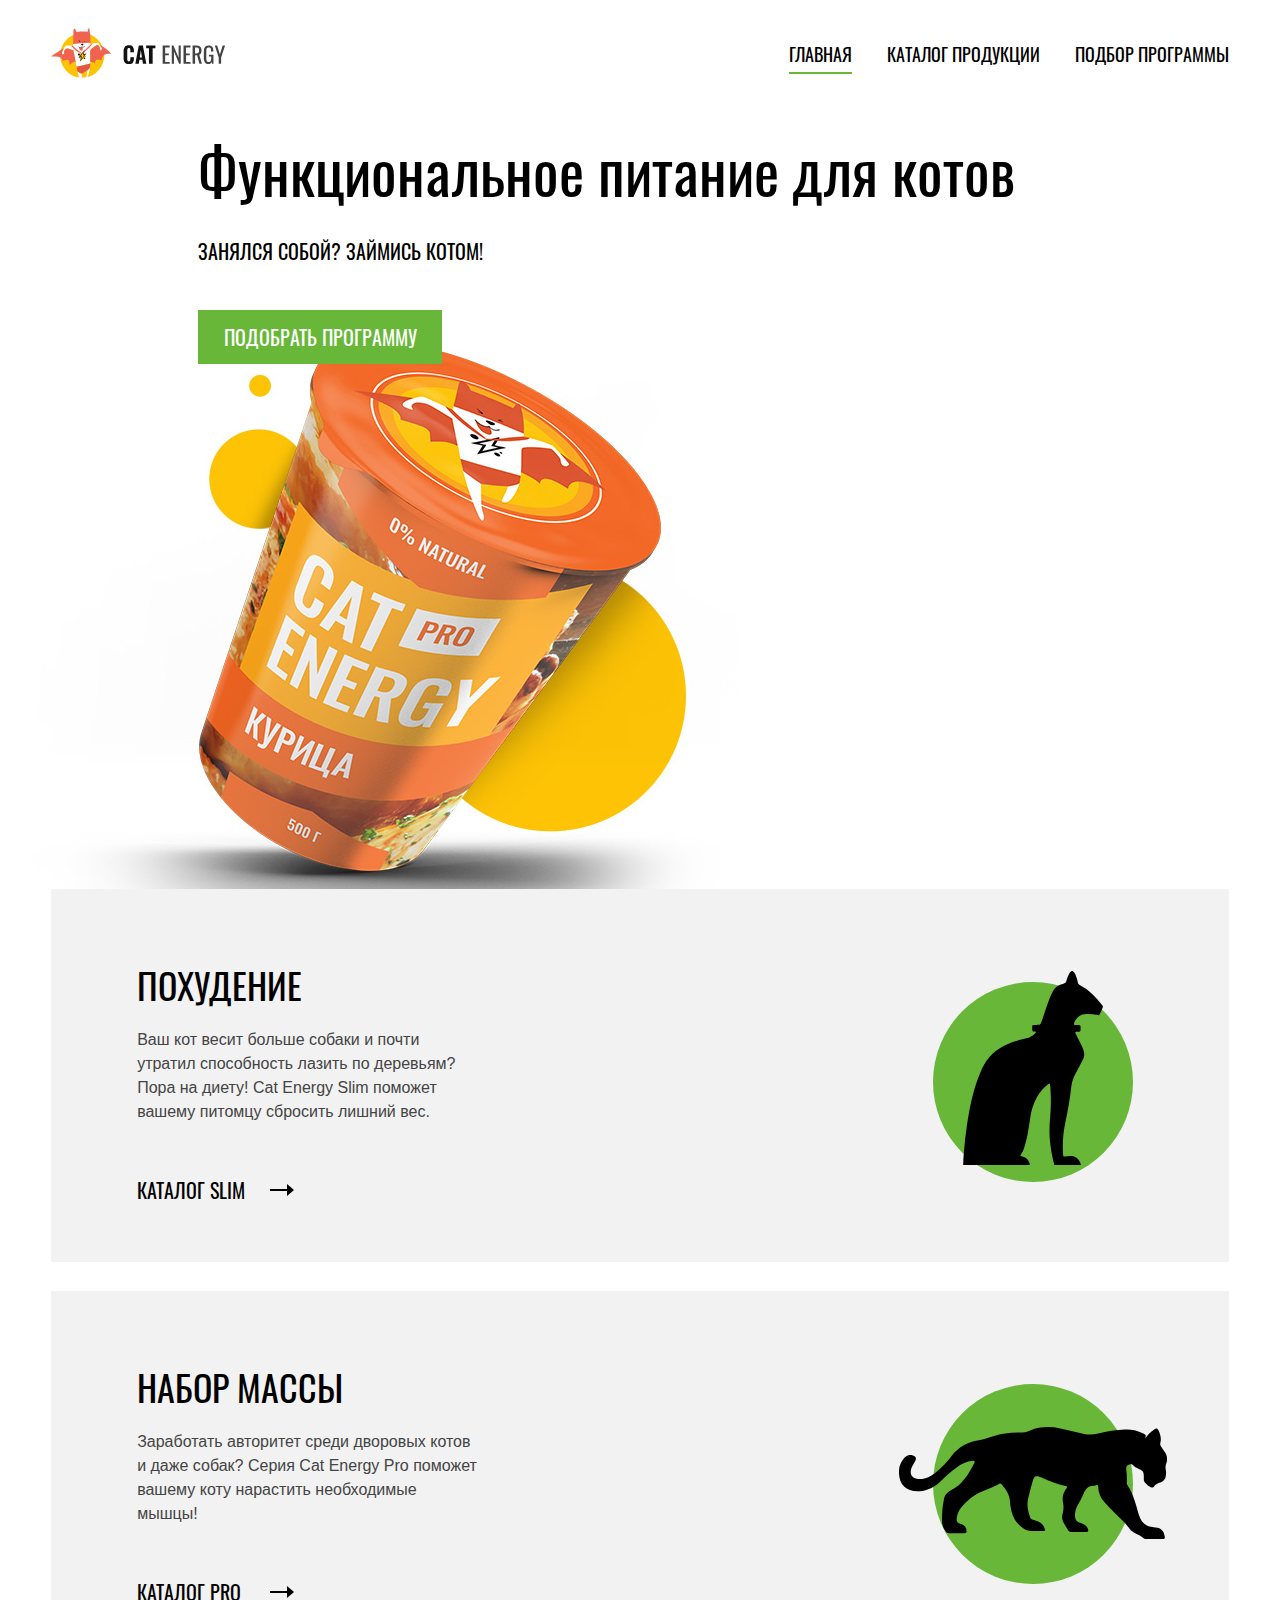
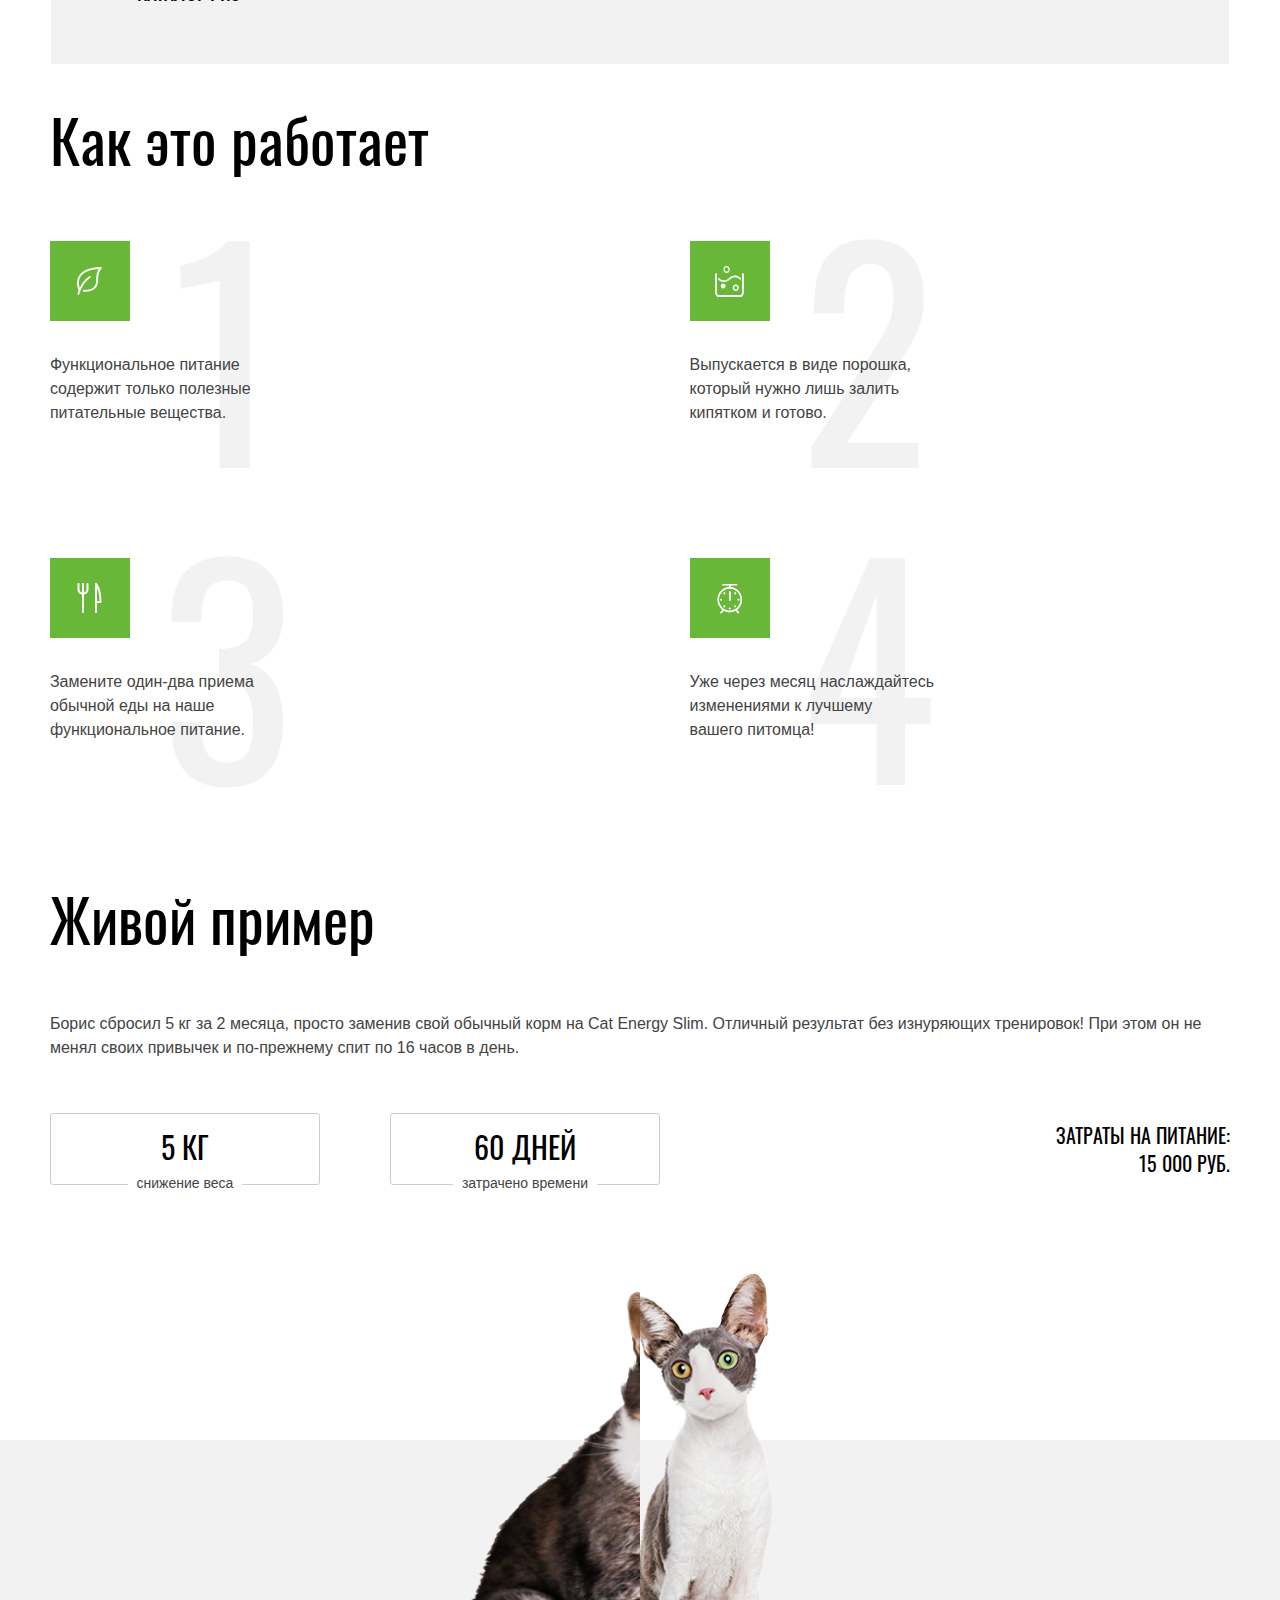
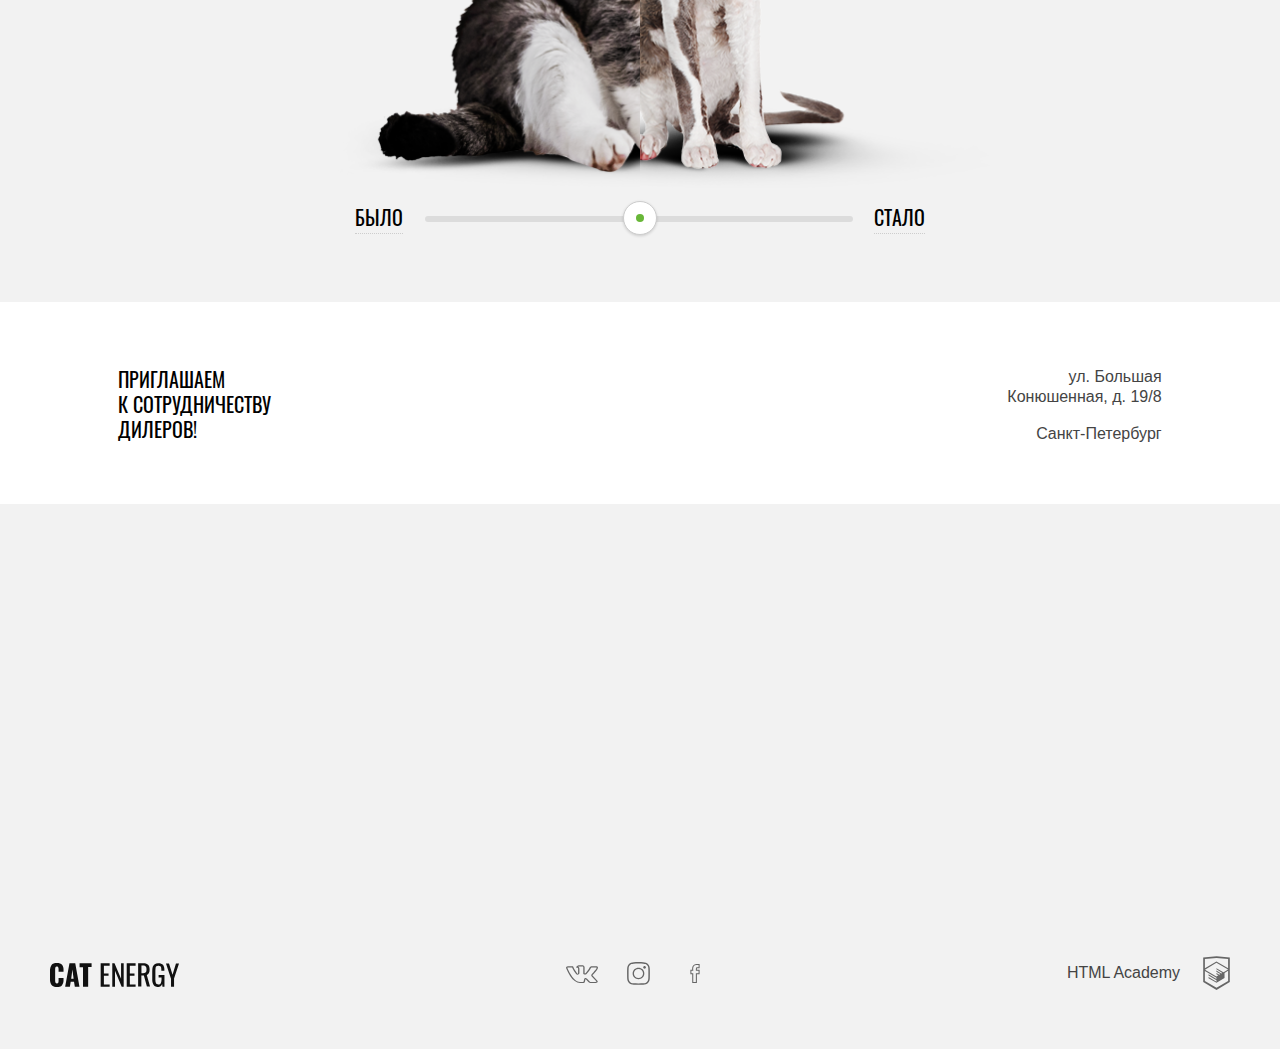
<file: index.html>
<!DOCTYPE html><html lang="ru"><head><meta charset="utf-8"><title>HTML Academy: Кэт энерджи</title><meta name="viewport" content="width=device-width,initial-scale=1"><meta name="format-detection" content="telephone=no"><link rel="stylesheet" href="css/style.min.css"><link rel="icon" href="favicon.ico"><link rel="icon" href="img/favicon.svg" type="image/svg+xml"><link rel="apple-touch-icon" href="img/apple.png"></head><body><header class="page-header"><nav class="page-header__nav main-nav"><!-- модификатор show у main-nav при открытом меню, hide - при скрытом. --><div class="main-nav__wrap"><a class="main-nav__logo" href="index.html"><picture><source media="(min-width: 1440px)" srcset="img/logo-desktop.svg"><source media="(min-width: 768px)" srcset="img/logo-tablet.svg"><img class="main-nav__img" src="img/logo-mobile.svg" width="34" height="38" alt="Логотип с котом"></picture><img class="main-nav__image" src="img/logo-energy.svg" width="101" height="18" alt="Название  сайта"> </a><button class="main-nav__toggle" type="button"><!-- внешний вид зависит от наличия модификатора у main-nav. --> <span class="visually-hidden">Открыть меню</span></button></div><div class="main-nav__wrapper"><ul class="main-nav__list"><li class="main-nav__item"><a class="main-nav__link main-nav__link--index main-nav__link--active main-nav__link--active-index" href="#">Главная</a></li><li class="main-nav__item"><a class="main-nav__link main-nav__link--index" href="catalog.html">Каталог продукции</a></li><li class="main-nav__item"><a class="main-nav__link main-nav__link--index" href="form.html">Подбор программы</a></li></ul></div></nav></header><main class="page-main"><h1 class="visually-hidden">Интеренет-магазин "Кэт энерджи"</h1><section class="promo"><div class="promo__wrapper"><div class="promo__appeal"><h2 class="promo__title">Функциональное питание для котов</h2><p class="promo__slogan">Занялся собой? Займись котом!</p></div><picture><source media="(min-width: 1440px)" srcset="img/index-can-desktop.png, img/index-can-desktop@2x.png 2x"><source media="(min-width: 768px)" srcset="img/index-can-tablet.png, img/index-can-tablet@2x.png 2x"><img class="promo__image" src="img/index-can-mobile.png" srcset="img/index-can-mobile@2x.png" width="280" height="270" alt="Пример продукции"></picture><a class="promo__buttun button" href="form.html">Подобрать программу</a></div></section><section class="program"><div class="program__wrapper"><ul class="program__list"><li class="program__item"><h3 class="program__title program__title--slim">Похудение</h3><p class="program__text">Ваш кот весит больше собаки и почти утратил способность лазить по деревьям? Пора на диету! Cat Energy Slim поможет вашему питомцу сбросить лишний вес.</p><a class="program__link" href="#">каталог slim</a></li><li class="program__item"><h3 class="program__title program__title--pro">Набор массы</h3><p class="program__text">Заработать авторитет среди дворовых котов и даже собак? Серия Cat Energy Pro поможет вашему коту нарастить необходимые мышцы!</p><a class="program__link" href="#">Каталог pro</a></li></ul></div></section><section class="how-it-works"><div class="how-it-works__wrapper"><h2 class="how-it-works__title">Как это работает</h2><ul class="how-it-works__list"><li class="how-it-works__item how-it-works__item--leaf">Функциональное питание содержит только полезные питательные вещества.</li><li class="how-it-works__item how-it-works__item--powder">Выпускается в виде порошка, который нужно лишь залить кипятком и готово.</li><li class="how-it-works__item how-it-works__item--dining">Замените один-два приема обычной еды на наше функциональное питание.</li><li class="how-it-works__item how-it-works__item--clock">Уже через месяц наслаждайтесь изменениями к лучшему вашего&nbsp;питомца!</li></ul></div></section><section class="example"><div class="example__wrapper"><div class="example__container"><h2 class="example__title">Живой пример</h2><p class="example__text">Борис сбросил 5 кг за 2 месяца, просто заменив свой обычный корм на Cat Energy Slim. Отличный результат без изнуряющих тренировок! При этом он не менял своих привычек и по&#8209;прежнему спит по 16 часов в день.</p><dl class="example__listt"><div class="example__def-wrapper"><dt class="example__def-data">Снижение веса</dt><dd class="example__def-term">5 КГ</dd></div><div class="example__def-wrapper"><dt class="example__def-data">Затрачено времени</dt><dd class="example__def-term">60 ДНЕЙ</dd></div><div class="example__cost-wrapper"><dt class="example__cost-data">Затраты на питание:</dt><dd class="example__cost-data">15 000 РУБ.</dd></div></dl></div><div class="example__before-after"><ul class="example__list"><li class="example__item example__item--before"><picture><source media="(min-width: 768px)" srcset="img/before-tablet@1x.png, img/before-tablet@2x.png 2x"><img class="example__image" src="img/before-mobile@1x.png" srcset="img/before-mobile@2x.png 2x" width="311" height="232" alt="Кот до Cat Energy Slim"></picture></li><li class="example__item example__item--after"><picture><img class="example__image" src="img/after-mobile@1x.png" srcset="img/after-mobile@2x.png 2x" width="243" height="232" alt="Кот после Cat Energy Slim"></picture></li></ul><div class="example__footer"><span class="example__label example__label--before">Было</span><div class="slider"><div class="slider__scale"></div><div class="slider__toggle"></div></div><span class="example__label example__label--after">Стало</span></div></div></div></section></main><footer class="page-footer"><div class="page-footer__contacts-wrapper"><div class="page-footer__contacts"><p class="page-footer__slogan">Приглашаем к&nbsp;сотрудничеству дилеров!</p><p class="page-footer__adres"><span class="page-footer__street">ул. Большая Конюшенная, д. 19/8</span> <span class="page-footer__city">Санкт-Петербург</span></p></div></div><div class="page-footer__map"><h1 class="visually-hidden"></h1><iframe class="map-frame" src="https://www.google.com/maps/embed?pb=!1m18!1m12!1m3!1d1998.6037872533277!2d30.320858716096975!3d59.93871648187614!2m3!1f0!2f0!3f0!3m2!1i1024!2i768!4f13.1!3m3!1m2!1s0x4696310fca145cc1%3A0x42b32648d8238007!2z0JHQvtC70YzRiNCw0Y8g0JrQvtC90Y7RiNC10L3QvdCw0Y8g0YPQuy4sIDE5LzgsINCh0LDQvdC60YIt0J_QtdGC0LXRgNCx0YPRgNCzLCDQoNC-0YHRgdC40Y8sIDE5MTE4Ng!5e0!3m2!1sru!2sby!4v1629441299724!5m2!1sru!2sby" width="320" height="362" style="border: 0;" allowfullscreen="" loading="lazy"></iframe></div><div class="page-footer__wrapper"><a class="page-footer__logo" href="#"><img src="img/footer-logo.svg" width="129" height="24" alt="Название сайта"></a><div class="page-footer__social"><ul class="page-footer__list"><li class="page-footer__item"><a class="page-footer__link" href="#" aria-label="вконтакте"><svg class="page-footer__img" width="23" height="16" viewBox="0 0 23 16" fill="none" xmlns="http://www.w3.org/2000/svg"><path d="M0.0700912 3.99266C0.0700912 3.37082 0.493211 3.03552 1.33945 2.98675L4.60039 3.00503C4.81925 3.00503 4.96515 3.09648 5.03811 3.27938C5.37368 4.19385 5.74938 4.98334 6.16521 5.64785C6.58103 6.31237 7.12453 7.07747 7.79568 7.94317C7.85404 8.05291 7.94888 8.10778 8.08019 8.10778C8.18233 8.10778 8.26257 8.0651 8.32093 7.97975L8.38659 7.77857L8.40848 4.6145C8.40848 4.39503 8.34647 4.24871 8.22245 4.17556C8.09843 4.1024 7.86863 4.04753 7.53305 4.01095C7.27043 3.97437 7.13912 3.84025 7.13912 3.60859C7.13912 3.55981 7.14641 3.52323 7.161 3.49885C7.4674 2.70631 8.34282 2.31004 9.78726 2.31004L11.0129 2.29175C11.5673 2.29175 12.0269 2.40758 12.3916 2.63925C12.7564 2.87091 12.9388 3.2367 12.9388 3.73661V7.88831C13.0409 7.94927 13.1357 7.97975 13.2233 7.97975C13.4421 7.97975 13.6318 7.87002 13.7923 7.65054C15.3973 5.77283 16.2654 4.51696 16.3967 3.88293C16.3967 3.87073 16.4113 3.84025 16.4405 3.79148C16.5426 3.60859 16.7104 3.45008 16.9438 3.31595C17.1773 3.18183 17.3815 3.09039 17.5566 3.04161C17.615 3.01723 17.6806 3.00503 17.7536 3.00503H21.1459L21.3647 3.02332C21.6565 3.02332 21.8827 3.13916 22.0432 3.37082C22.1015 3.44398 22.1416 3.52323 22.1635 3.60859C22.1854 3.69394 22.2 3.77929 22.2073 3.86464C22.2146 3.94999 22.2182 3.99876 22.2182 4.01095V4.13898C22.1161 4.63889 21.8571 5.17233 21.4413 5.7393C21.0255 6.30627 20.4966 6.91897 19.8546 7.57739C19.2126 8.2358 18.8114 8.66865 18.6509 8.87593C18.5196 9.02225 18.4539 9.15637 18.4539 9.2783C18.4539 9.37584 18.5123 9.48558 18.629 9.60751L21.8243 12.9728C21.9994 13.1678 22.0869 13.3812 22.0869 13.6129C22.0869 13.8933 21.9556 14.125 21.693 14.3079C21.4304 14.4908 21.1167 14.5944 20.7519 14.6188L20.3799 14.6371H17.0533C17.0387 14.6371 17.0095 14.6401 16.9657 14.6462C16.9219 14.6523 16.8928 14.6554 16.8782 14.6554C16.5572 14.6554 16.2581 14.5396 15.9809 14.3079C15.8787 14.2103 15.193 13.491 13.9236 12.1497C13.8507 12.0644 13.7485 11.9851 13.6172 11.912C13.5589 12.1071 13.4823 12.3875 13.3874 12.7533C13.2926 13.1191 13.2233 13.3812 13.1795 13.5397L13.1139 13.8507C12.968 14.2774 12.6616 14.5335 12.1947 14.6188L11.8883 14.6371H9.74349C8.53249 14.6371 7.32514 14.1738 6.12144 13.2471C4.91773 12.3204 3.8344 11.1225 2.87144 9.65323C1.90848 8.18398 1.01117 6.47392 0.179519 4.52306C0.106567 4.36455 0.0700912 4.18775 0.0700912 3.99266ZM13.2233 8.72962C12.9169 8.72962 12.6397 8.65951 12.3916 8.51929C12.1436 8.37907 12.0196 8.18703 12.0196 7.94317V3.73661C12.0196 3.49275 11.9466 3.319 11.8007 3.21536C11.6548 3.11172 11.3995 3.0599 11.0347 3.0599L9.78726 3.09648C9.15988 3.09648 8.68569 3.18793 8.3647 3.37082C9.00668 3.62687 9.32767 4.04143 9.32767 4.6145V7.83344C9.29849 8.13826 9.15258 8.39126 8.88996 8.59245C8.62733 8.79363 8.33552 8.89422 8.01454 8.89422C7.57683 8.89422 7.24125 8.71742 7.0078 8.36383C5.86975 6.92506 5.02351 5.55945 4.46908 4.267L4.27211 3.79148L1.36134 3.77319C1.17166 3.77319 1.06588 3.78233 1.044 3.80062C1.02211 3.81891 1.01117 3.87073 1.01117 3.95608C1.01117 4.06582 1.02576 4.18165 1.05494 4.30358L1.51454 5.32779C2.74013 7.97366 4.07149 10.0586 5.50864 11.5828C6.94579 13.1069 8.35741 13.8689 9.74349 13.8689H11.932C12.0196 13.8689 12.0852 13.8476 12.129 13.8049C12.1728 13.7623 12.2093 13.6799 12.2384 13.558L12.2822 13.3751L12.698 11.7657C12.8148 11.5462 12.9169 11.3999 13.0044 11.3267C13.1649 11.1926 13.3546 11.1255 13.5735 11.1255C13.9236 11.1255 14.2811 11.3023 14.6458 11.6559L16.5061 13.6312C16.6228 13.7897 16.7469 13.8689 16.8782 13.8689H20.4893C20.927 13.8689 21.1459 13.7775 21.1459 13.5946C21.1459 13.5336 21.124 13.4727 21.0802 13.4117L17.9068 10.1013C17.6588 9.84527 17.5347 9.57093 17.5347 9.2783C17.5347 8.98567 17.6515 8.70523 17.8849 8.43699C18.0746 8.19313 18.443 7.78771 18.9901 7.22074C19.5373 6.65377 20.0151 6.12338 20.4236 5.62956C20.8322 5.13575 21.1021 4.68766 21.2334 4.28529L21.299 4.04753C21.2845 4.02314 21.2772 3.98352 21.2772 3.92865C21.2772 3.87378 21.2699 3.82806 21.2553 3.79148H17.8193C17.6004 3.86464 17.4253 3.97437 17.294 4.12069L17.1627 4.46819C16.7979 5.3095 15.8423 6.60805 14.2957 8.36383C13.9893 8.60769 13.6318 8.72962 13.2233 8.72962Z" fill="#666666"/></svg></a></li><li class="page-footer__item"><a class="page-footer__link" href="#" aria-label="инстаграм"><svg class="page-footer__img" width="16" height="16" viewBox="0 0 16 16" fill="none" xmlns="http://www.w3.org/2000/svg"><path d="M7.98438 0.0625C9.31771 0.0625 10.4062 0.078125 11.25 0.109375C11.9688 0.140625 12.6094 0.265625 13.1719 0.484375C13.7135 0.692708 14.1823 0.994792 14.5781 1.39062C14.974 1.78646 15.276 2.25521 15.4844 2.79687C15.7031 3.35937 15.8281 4 15.8594 4.71875C15.8906 5.5625 15.9062 6.65104 15.9062 7.98437C15.9062 9.31771 15.8906 10.4062 15.8594 11.25C15.8281 11.9687 15.7031 12.6094 15.4844 13.1719C15.276 13.7135 14.974 14.1823 14.5781 14.5781C14.1823 14.974 13.7135 15.276 13.1719 15.4844C12.6094 15.7031 11.9688 15.8281 11.25 15.8594C10.4062 15.8906 9.31771 15.9062 7.98438 15.9062C6.65104 15.9062 5.5625 15.8906 4.71875 15.8594C4 15.8281 3.35938 15.7031 2.79688 15.4844C2.25521 15.276 1.78646 14.974 1.39062 14.5781C0.994792 14.1823 0.692708 13.7135 0.484375 13.1719C0.265625 12.6094 0.140625 11.9687 0.109375 11.25C0.078125 10.4062 0.0625 9.31771 0.0625 7.98437C0.0625 6.65104 0.078125 5.5625 0.109375 4.71875C0.140625 4 0.265625 3.35937 0.484375 2.79687C0.692708 2.25521 0.994792 1.78646 1.39062 1.39062C1.78646 0.994792 2.25521 0.692708 2.79688 0.484375C3.35938 0.265625 4 0.140625 4.71875 0.109375C5.5625 0.078125 6.65104 0.0625 7.98438 0.0625ZM7.98438 1.09375C6.59896 1.09375 5.46875 1.10937 4.59375 1.14062C4.03125 1.16146 3.51042 1.26042 3.03125 1.4375C2.28125 1.75 1.75 2.28125 1.4375 3.03125C1.26042 3.51042 1.16146 4.03125 1.14062 4.59375C1.10938 5.46875 1.09375 6.59896 1.09375 7.98437C1.09375 9.36979 1.10938 10.5 1.14062 11.375C1.16146 11.9375 1.26042 12.4583 1.4375 12.9375C1.75 13.6875 2.28125 14.2187 3.03125 14.5312C3.51042 14.7083 4.03125 14.8073 4.59375 14.8281C5.46875 14.8594 6.59896 14.875 7.98438 14.875C9.36979 14.875 10.5 14.8594 11.375 14.8281C11.9375 14.8073 12.4583 14.7083 12.9375 14.5312C13.6875 14.2187 14.2188 13.6875 14.5312 12.9375C14.7083 12.4583 14.8073 11.9375 14.8281 11.375C14.8594 10.5 14.875 9.36979 14.875 7.98437C14.875 6.59896 14.8594 5.46875 14.8281 4.59375C14.8073 4.03125 14.7083 3.51042 14.5312 3.03125C14.2188 2.28125 13.6875 1.75 12.9375 1.4375C12.4583 1.26042 11.9375 1.16146 11.375 1.14062C10.5 1.10937 9.36979 1.09375 7.98438 1.09375ZM7.98438 11.1562C8.85938 11.1562 9.60677 10.8464 10.2266 10.2266C10.8464 9.60677 11.1562 8.85937 11.1562 7.98437C11.1562 7.10937 10.8464 6.36198 10.2266 5.74219C9.60677 5.1224 8.85938 4.8125 7.98438 4.8125C7.10938 4.8125 6.36198 5.1224 5.74219 5.74219C5.1224 6.36198 4.8125 7.10937 4.8125 7.98437C4.8125 8.85937 5.1224 9.60677 5.74219 10.2266C6.36198 10.8464 7.10938 11.1562 7.98438 11.1562ZM7.98438 3.92187C9.10938 3.92187 10.0677 4.31771 10.8594 5.10937C11.651 5.90104 12.0469 6.85937 12.0469 7.98437C12.0469 9.10937 11.651 10.0677 10.8594 10.8594C10.0677 11.651 9.10938 12.0469 7.98438 12.0469C6.85938 12.0469 5.90104 11.651 5.10938 10.8594C4.31771 10.0677 3.92188 9.10937 3.92188 7.98437C3.92188 6.85937 4.31771 5.90104 5.10938 5.10937C5.90104 4.31771 6.85938 3.92187 7.98438 3.92187ZM13.1719 3.76562C13.1719 4.02604 13.0781 4.2474 12.8906 4.42969C12.7031 4.61198 12.474 4.70312 12.2031 4.70312C11.9427 4.70312 11.7214 4.61198 11.5391 4.42969C11.3568 4.2474 11.2656 4.02604 11.2656 3.76562C11.2656 3.49479 11.3568 3.26562 11.5391 3.07812C11.7214 2.89062 11.9427 2.79687 12.2031 2.79687C12.4635 2.79687 12.6901 2.89323 12.8828 3.08594C13.0755 3.27865 13.1719 3.50521 13.1719 3.76562Z" fill="#666666"/></svg></a></li><li class="page-footer__item"><a class="page-footer__link" href="#" aria-label="фейсбук"><svg id="icon-fb" viewBox="34.789 -4.709 13.518 27.75" width="10" height="19"><path d="M44.32 23.041h-6.816V10.137h-2.715V3.763h2.629c-.202-2.887.298-5 1.519-6.444 1.039-1.229 2.583-1.911 4.588-2.026l4.782-.001v6.15h-3.755c-.166.315-.251 1.093-.252 2.321h3.978v6.375H44.32v12.903zm-5.316-1.5h3.816V8.637h3.957V5.263h-3.953l-.016-.734c-.044-2.04.002-3.784 1.007-4.46l.19-.127h2.801v-3.15h-3.239c-1.557.091-2.711.581-3.485 1.496-1.041 1.231-1.41 3.298-1.099 6.144l.092.832h-2.786v3.375h2.715v12.902z" fill="#666666"></path></svg></a></li></ul></div><a class="page-footer__copyright" href="https://htmlacademy.ru/intensive/adaptive"><span class="page-footer__copyright-name">HTML Academy</span> <svg class="page-footer__copyright-img" width="27" height="34" xmlns="http://www.w3.org/2000/svg" viewBox="10 5 40 50"><path fill="#666666" d="M30.2 5h-.2l-19.7 2.1v36.2l19.7 11.7 19.7-11.7v-36.2l-19.5-2.1zm17 36.8l-17.2 10.2-17.2-10.2v-14.8l17.1 10.2v1.8l-11.7-7v1.8l11.8 7.1v1.9l-11.8-7v1.8l11.8 7 11.9-7.1v-7.6l5.3-3.2v15.1zm-.1-17l-4.7 2.8-2.2 1.3-10.3-6.1v1.8l8.8 5.3h-.1l-.2.1-1.3.7-7.3-4.3v1.8l5.8 3.4-1.4.9-4.3-2.6v1.8l2.9 1.7-2.9 1.7-17-10.1 17-10.2 17.2 10zm.1-1.8l-17.3-10.2-17.1 10.2v-13.6l17.2-1.8 17.2 1.8v13.6z"/></svg></a></div></footer><script src="js/script.min.js"></script></body></html>
</file>
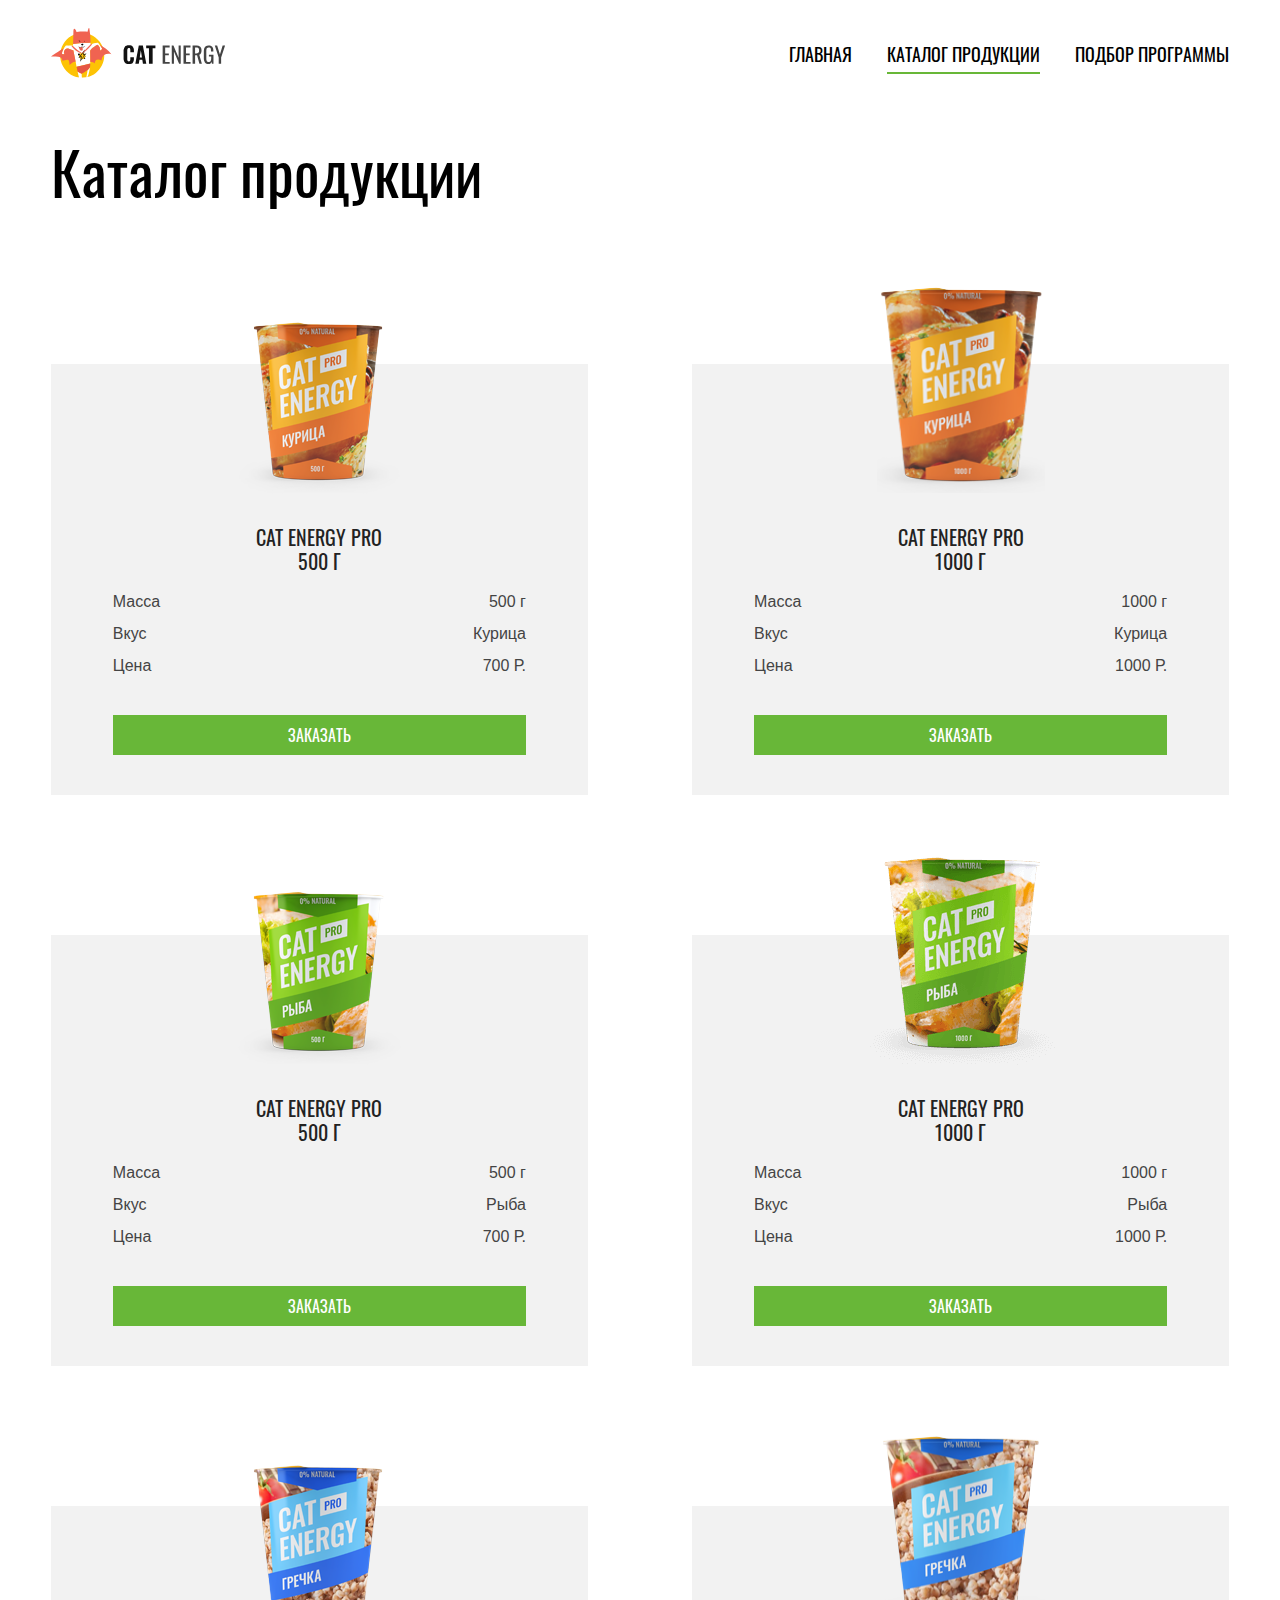
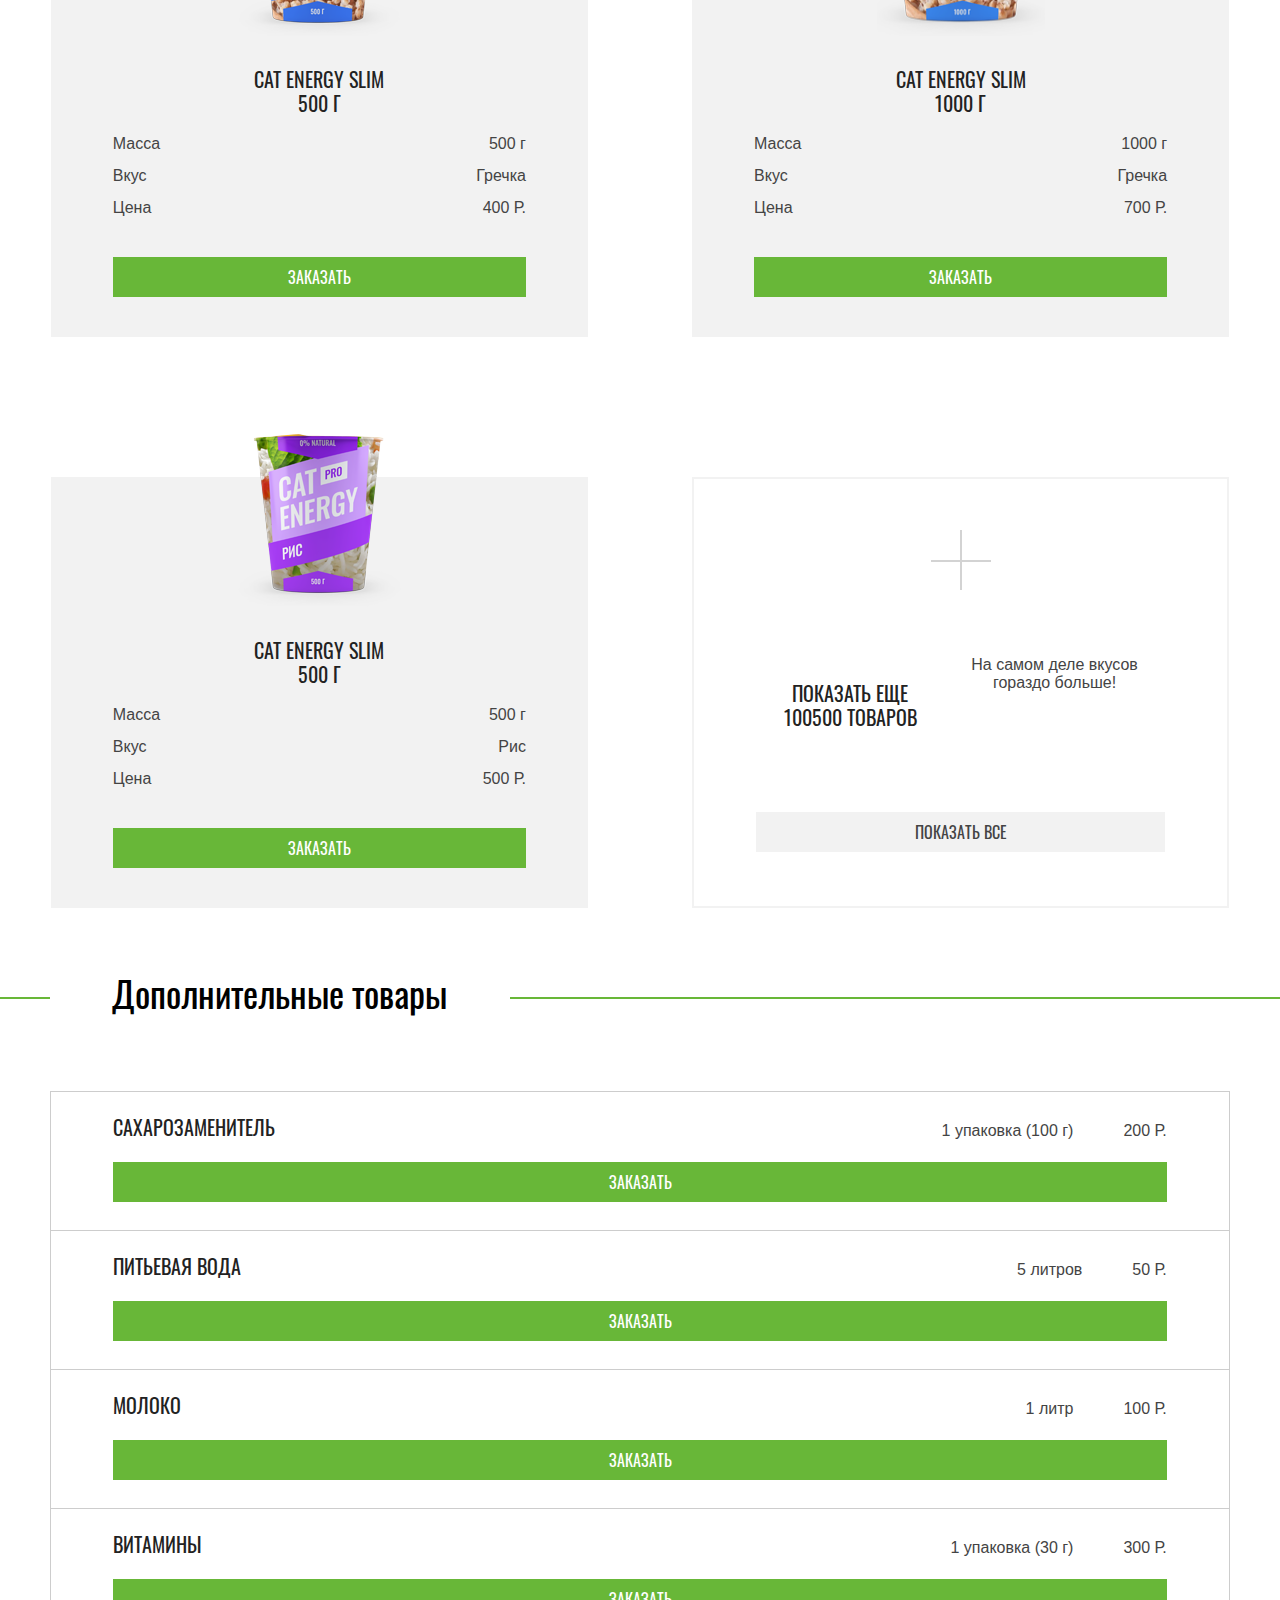
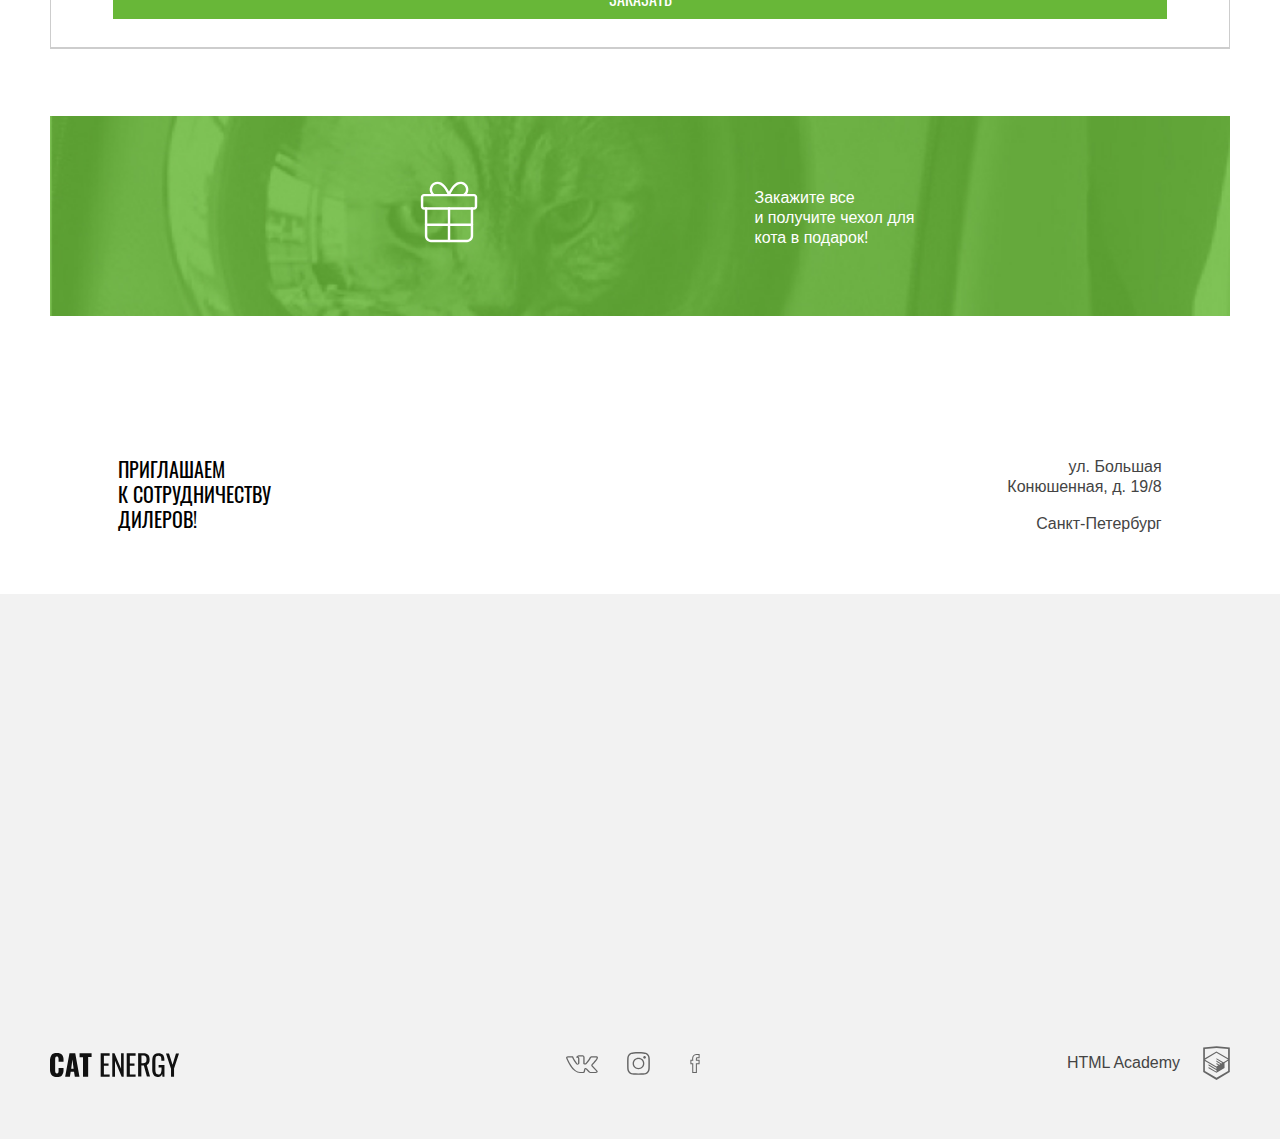
<file: catalog.html>
<!DOCTYPE html><html lang="ru"><head><meta charset="utf-8"><title>HTML Academy: Кэт энерджи</title><meta name="viewport" content="width=device-width,initial-scale=1"><meta name="format-detection" content="telephone=no"><link rel="stylesheet" href="css/style.min.css"><link rel="icon" href="favicon.ico"><link rel="icon" href="img/favicon.svg" type="image/svg+xml"><link rel="apple-touch-icon" href="img/apple.png"></head><body><header class="page-header"><nav class="page-header__nav main-nav"><div class="main-nav__wrap"><a class="main-nav__logo" href="index.html"><picture><source media="(min-width: 1440px)" srcset="img/logo-desktop.svg"><source media="(min-width: 768px)" srcset="img/logo-tablet.svg"><img class="main-nav__img" src="img/logo-mobile.svg" width="34" height="38" alt="Логотип с котом"></picture><img class="main-nav__image" src="img/logo-energy.svg" width="101" height="18" alt="Название  сайта"> </a><button class="main-nav__toggle" type="button"><span class="visually-hidden">Открыть меню</span></button></div><div class="main-nav__wrapper"><ul class="main-nav__list"><li class="main-nav__item"><a class="main-nav__link" href="index.html">Главная</a></li><li class="main-nav__item"><a class="main-nav__link main-nav__link--active" href="#">Каталог продукции</a></li><li class="main-nav__item"><a class="main-nav__link" href="form.html">Подбор программы</a></li></ul></div></nav></header><main class="page-main"><div class="page-main__wrapper"><h1 class="page-main__title page-main__title--cat">Каталог продукции</h1><section class="page-main__catalog catalog"><ul class="catalog__list"><li class="catalog__item"><a class="catalog__img" href="#"><picture><source media="(min-width: 768px)" srcset="img/catalog-1-desktop.png, img/catalog-1-desktop@2x.png 2x"><img class="catalog__card" src="img/catalog-1-mobile.png" srcset="img/catalog-1-mobile@2x.png" alt="Вкус курицы 500 грамм" width="68" height="78"></picture></a><div class="catalog__wrapper"><a href="#"><h2 class="catalog__title">Cat Energy PRO 500 г</h2></a><dl class="catalog__table"><div class="catalog__table-wrap"><dt class="catalog__table-term">Масса</dt><dd class="catalog__table-definition">500 г</dd></div><div class="catalog__table-wrap"><dt class="catalog__table-term">Вкус</dt><dd class="catalog__table-definition">Курица</dd></div><div class="catalog__table-wrap"><dt class="catalog__table-term">Цена</dt><dd class="catalog__table-definition">700 Р.</dd></div></dl></div><a class="button catalog__button" href="#">заказать</a></li><li class="catalog__item"><a class="catalog__img" href="#"><picture><source media="(min-width: 768px)" srcset="img/catalog-2-desktop.png, img/catalog-2-desktop@2x.png 2x"><img class="catalog__card" src="img/catalog-2-mobile.png" srcset="img/catalog-2-mobile@2x.png 2x" alt="Вкус курицы 1000 грамм" width="84" height="100"></picture></a><div class="catalog__wrapper"><a href="#"><h2 class="catalog__title">Cat Energy PRO 1000 г</h2></a><dl class="catalog__table"><div class="catalog__table-wrap"><dt class="catalog__table-term">Масса</dt><dd class="catalog__table-definition">1000 г</dd></div><div class="catalog__table-wrap"><dt class="catalog__table-term">Вкус</dt><dd class="catalog__table-definition">Курица</dd></div><div class="catalog__table-wrap"><dt class="catalog__table-term">Цена</dt><dd class="catalog__table-definition">1000 Р.</dd></div></dl></div><a class="button catalog__button" href="#">заказать</a></li><li class="catalog__item"><a class="catalog__img" href="#"><picture><source media="(min-width: 768px)" srcset="img/catalog-3-desktop.png, img/catalog-3-desktop@2x.png 2x"><img class="catalog__card" src="img/catalog-3-mobile.png" srcset="img/catalog-3-mobile@2x.png 2x" width="68" height="78" alt="Вкус рыбы 500 грамм"></picture></a><div class="catalog__wrapper"><a href="#"><h2 class="catalog__title">Cat Energy PRO 500 г</h2></a><dl class="catalog__table"><div class="catalog__table-wrap"><dt class="catalog__table-term">Масса</dt><dd class="catalog__table-definition">500 г</dd></div><div class="catalog__table-wrap"><dt class="catalog__table-term">Вкус</dt><dd class="catalog__table-definition">Рыба</dd></div><div class="catalog__table-wrap"><dt class="catalog__table-term">Цена</dt><dd class="catalog__table-definition">700 Р.</dd></div></dl></div><a class="button catalog__button" href="#">заказать</a></li><li class="catalog__item"><a class="catalog__img" href="#"><picture><source media="(min-width: 768px)" srcset="img/catalog-4-desktop.png, img/catalog-4-desktop@2x.png 2x"><img class="catalog__card" src="img/catalog-4-mobile.png" srcset="img/catalog-4-mobile@2x.png 2x" width="84" height="100" alt="Вкус рыбы 1000 грамм"></picture></a><div class="catalog__wrapper"><a href="#"><h2 class="catalog__title">Cat Energy PRO 1000 г</h2></a><dl class="catalog__table"><div class="catalog__table-wrap"><dt class="catalog__table-term">Масса</dt><dd class="catalog__table-definition">1000 г</dd></div><div class="catalog__table-wrap"><dt class="catalog__table-term">Вкус</dt><dd class="catalog__table-definition">Рыба</dd></div><div class="catalog__table-wrap"><dt class="catalog__table-term">Цена</dt><dd class="catalog__table-definition">1000 Р.</dd></div></dl></div><a class="button catalog__button" href="#">заказать</a></li><li class="catalog__item"><a class="catalog__img" href="#"><picture><source media="(min-width: 768px)" srcset="img/catalog-5-desktop.png, img/catalog-5-desktop@2x.png 2x"><img class="catalog__card" src="img/catalog-5-mobile.png" srcset="img/catalog-5-mobile@2x.png 2x" width="68" height="78" alt="Вкус Гречка 500 грамм"></picture></a><div class="catalog__wrapper"><a href="#"><h2 class="catalog__title">Cat Energy slim 500 г</h2></a><dl class="catalog__table"><div class="catalog__table-wrap"><dt class="catalog__table-term">Масса</dt><dd class="catalog__table-definition">500 г</dd></div><div class="catalog__table-wrap"><dt class="catalog__table-term">Вкус</dt><dd class="catalog__table-definition">Гречка</dd></div><div class="catalog__table-wrap"><dt class="catalog__table-term">Цена</dt><dd class="catalog__table-definition">400 Р.</dd></div></dl></div><a class="button catalog__button" href="#">заказать</a></li><li class="catalog__item"><a class="catalog__img" href="#"><picture><source media="(min-width: 768px)" srcset="img/catalog-6-desktop.png, img/catalog-6-desktop@2x.png 2x"><img class="catalog__card" src="img/catalog-6-mobile.png" srcset="img/catalog-6-mobile@2x.png 2x" width="84" height="100" alt="Вкус Гречка 1000 грамм"></picture></a><div class="catalog__wrapper"><a href="#"><h2 class="catalog__title">Cat Energy slim 1000 г</h2></a><dl class="catalog__table"><div class="catalog__table-wrap"><dt class="catalog__table-term">Масса</dt><dd class="catalog__table-definition">1000 г</dd></div><div class="catalog__table-wrap"><dt class="catalog__table-term">Вкус</dt><dd class="catalog__table-definition">Гречка</dd></div><div class="catalog__table-wrap"><dt class="catalog__table-term">Цена</dt><dd class="catalog__table-definition">700 Р.</dd></div></dl></div><a class="button catalog__button" href="#">заказать</a></li><li class="catalog__item"><a class="catalog__img" href="#"><picture><source media="(min-width:768px)" srcset="img/catalog-7-desktop.png, img/catalog-7-desktop@2x.png 2x"><img class="catalog__card" src="img/catalog-7-mobile.png" srcset="img/catalog-7-mobile@2x.png 2x" width="72" height="84" alt="Вкус Рис 1000 грамм"></picture></a><div class="catalog__wrapper"><a href=""><h2 class="catalog__title">Cat Energy slim 500 г</h2></a><dl class="catalog__table"><div class="catalog__table-wrap"><dt class="catalog__table-term">Масса</dt><dd class="catalog__table-definition">500 г</dd></div><div class="catalog__table-wrap"><dt class="catalog__table-term">Вкус</dt><dd class="catalog__table-definition">Рис</dd></div><div class="catalog__table-wrap"><dt class="catalog__table-term">Цена</dt><dd class="catalog__table-definition">500 Р.</dd></div></dl></div><a class="button catalog__button" href="#">Заказать</a></li><li class="catalog__item catalog__item--more"><h2 class="catalog__title catalog__title--more">Показать еще 100500 товаров</h2><p class="catalog__text">На самом деле вкусов гораздо больше!</p><a class="button button--more" href="#">Показать все</a></li></ul></section><section class="extra-product"><h2 class="extra-product__title">Дополнительные товары</h2><div class="extra-product__wrapper"><ul class="extra-product__list"><li class="extra-product__item"><a class="extra-product__link" href="#">Сахарозаменитель</a><dl class="extra-product__table"><dt class="extra-product__term">1 упаковка (100 г)</dt><dd class="extra-product__definition">200 Р.</dd></dl><a class="button extra-product__button" href="#">заказать</a></li><li class="extra-product__item"><a class="extra-product__link" href="#">Питьевая вода</a><dl class="extra-product__table"><dt class="extra-product__term">5 литров</dt><dd class="extra-product__definition">50 Р.</dd></dl><a class="button extra-product__button" href="#">заказать</a></li><li class="extra-product__item"><a class="extra-product__link" href="#">Молоко</a><dl class="extra-product__table"><dt class="extra-product__term">1 литр</dt><dd class="extra-product__definition">100 Р.</dd></dl><a class="button extra-product__button" href="#">заказать</a></li><li class="extra-product__item"><a class="extra-product__link" href="#">Витамины</a><dl class="extra-product__table"><dt class="extra-product__term">1 упаковка (30 г)</dt><dd class="extra-product__definition">300 Р.</dd></dl><a class="button extra-product__button" href="#">заказать</a></li></ul><div class="gift"><a class="gift__link" href="#"><p class="gift__text">Закажите&nbsp;все и&nbsp;получите&nbsp;чехол&nbsp;для кота&nbsp;в&nbsp;подарок!</p></a></div></div></section></div></main><footer class="page-footer"><div class="page-footer__contacts-wrapper"><div class="page-footer__contacts"><p class="page-footer__slogan">Приглашаем к&nbsp;сотрудничеству дилеров!</p><p class="page-footer__adres"><span class="page-footer__street">ул. Большая Конюшенная, д. 19/8</span> <span class="page-footer__city">Санкт-Петербург</span></p></div></div><div class="page-footer__map"><h1 class="visually-hidden"></h1><iframe class="map-frame" src="https://www.google.com/maps/embed?pb=!1m18!1m12!1m3!1d1998.6037872533277!2d30.320858716096975!3d59.93871648187614!2m3!1f0!2f0!3f0!3m2!1i1024!2i768!4f13.1!3m3!1m2!1s0x4696310fca145cc1%3A0x42b32648d8238007!2z0JHQvtC70YzRiNCw0Y8g0JrQvtC90Y7RiNC10L3QvdCw0Y8g0YPQuy4sIDE5LzgsINCh0LDQvdC60YIt0J_QtdGC0LXRgNCx0YPRgNCzLCDQoNC-0YHRgdC40Y8sIDE5MTE4Ng!5e0!3m2!1sru!2sby!4v1629441299724!5m2!1sru!2sby" width="320" height="362" style="border: 0;" allowfullscreen="" loading="lazy"></iframe></div><div class="page-footer__wrapper"><a class="page-footer__logo" href="#"><img src="img/footer-logo.svg" width="129" height="24" alt="Название сайта"></a><div class="page-footer__social"><ul class="page-footer__list"><li class="page-footer__item"><a class="page-footer__link" href="#" aria-label="вконтакте"><svg class="page-footer__img" width="23" height="16" viewBox="0 0 23 16" fill="none" xmlns="http://www.w3.org/2000/svg"><path d="M0.0700912 3.99266C0.0700912 3.37082 0.493211 3.03552 1.33945 2.98675L4.60039 3.00503C4.81925 3.00503 4.96515 3.09648 5.03811 3.27938C5.37368 4.19385 5.74938 4.98334 6.16521 5.64785C6.58103 6.31237 7.12453 7.07747 7.79568 7.94317C7.85404 8.05291 7.94888 8.10778 8.08019 8.10778C8.18233 8.10778 8.26257 8.0651 8.32093 7.97975L8.38659 7.77857L8.40848 4.6145C8.40848 4.39503 8.34647 4.24871 8.22245 4.17556C8.09843 4.1024 7.86863 4.04753 7.53305 4.01095C7.27043 3.97437 7.13912 3.84025 7.13912 3.60859C7.13912 3.55981 7.14641 3.52323 7.161 3.49885C7.4674 2.70631 8.34282 2.31004 9.78726 2.31004L11.0129 2.29175C11.5673 2.29175 12.0269 2.40758 12.3916 2.63925C12.7564 2.87091 12.9388 3.2367 12.9388 3.73661V7.88831C13.0409 7.94927 13.1357 7.97975 13.2233 7.97975C13.4421 7.97975 13.6318 7.87002 13.7923 7.65054C15.3973 5.77283 16.2654 4.51696 16.3967 3.88293C16.3967 3.87073 16.4113 3.84025 16.4405 3.79148C16.5426 3.60859 16.7104 3.45008 16.9438 3.31595C17.1773 3.18183 17.3815 3.09039 17.5566 3.04161C17.615 3.01723 17.6806 3.00503 17.7536 3.00503H21.1459L21.3647 3.02332C21.6565 3.02332 21.8827 3.13916 22.0432 3.37082C22.1015 3.44398 22.1416 3.52323 22.1635 3.60859C22.1854 3.69394 22.2 3.77929 22.2073 3.86464C22.2146 3.94999 22.2182 3.99876 22.2182 4.01095V4.13898C22.1161 4.63889 21.8571 5.17233 21.4413 5.7393C21.0255 6.30627 20.4966 6.91897 19.8546 7.57739C19.2126 8.2358 18.8114 8.66865 18.6509 8.87593C18.5196 9.02225 18.4539 9.15637 18.4539 9.2783C18.4539 9.37584 18.5123 9.48558 18.629 9.60751L21.8243 12.9728C21.9994 13.1678 22.0869 13.3812 22.0869 13.6129C22.0869 13.8933 21.9556 14.125 21.693 14.3079C21.4304 14.4908 21.1167 14.5944 20.7519 14.6188L20.3799 14.6371H17.0533C17.0387 14.6371 17.0095 14.6401 16.9657 14.6462C16.9219 14.6523 16.8928 14.6554 16.8782 14.6554C16.5572 14.6554 16.2581 14.5396 15.9809 14.3079C15.8787 14.2103 15.193 13.491 13.9236 12.1497C13.8507 12.0644 13.7485 11.9851 13.6172 11.912C13.5589 12.1071 13.4823 12.3875 13.3874 12.7533C13.2926 13.1191 13.2233 13.3812 13.1795 13.5397L13.1139 13.8507C12.968 14.2774 12.6616 14.5335 12.1947 14.6188L11.8883 14.6371H9.74349C8.53249 14.6371 7.32514 14.1738 6.12144 13.2471C4.91773 12.3204 3.8344 11.1225 2.87144 9.65323C1.90848 8.18398 1.01117 6.47392 0.179519 4.52306C0.106567 4.36455 0.0700912 4.18775 0.0700912 3.99266ZM13.2233 8.72962C12.9169 8.72962 12.6397 8.65951 12.3916 8.51929C12.1436 8.37907 12.0196 8.18703 12.0196 7.94317V3.73661C12.0196 3.49275 11.9466 3.319 11.8007 3.21536C11.6548 3.11172 11.3995 3.0599 11.0347 3.0599L9.78726 3.09648C9.15988 3.09648 8.68569 3.18793 8.3647 3.37082C9.00668 3.62687 9.32767 4.04143 9.32767 4.6145V7.83344C9.29849 8.13826 9.15258 8.39126 8.88996 8.59245C8.62733 8.79363 8.33552 8.89422 8.01454 8.89422C7.57683 8.89422 7.24125 8.71742 7.0078 8.36383C5.86975 6.92506 5.02351 5.55945 4.46908 4.267L4.27211 3.79148L1.36134 3.77319C1.17166 3.77319 1.06588 3.78233 1.044 3.80062C1.02211 3.81891 1.01117 3.87073 1.01117 3.95608C1.01117 4.06582 1.02576 4.18165 1.05494 4.30358L1.51454 5.32779C2.74013 7.97366 4.07149 10.0586 5.50864 11.5828C6.94579 13.1069 8.35741 13.8689 9.74349 13.8689H11.932C12.0196 13.8689 12.0852 13.8476 12.129 13.8049C12.1728 13.7623 12.2093 13.6799 12.2384 13.558L12.2822 13.3751L12.698 11.7657C12.8148 11.5462 12.9169 11.3999 13.0044 11.3267C13.1649 11.1926 13.3546 11.1255 13.5735 11.1255C13.9236 11.1255 14.2811 11.3023 14.6458 11.6559L16.5061 13.6312C16.6228 13.7897 16.7469 13.8689 16.8782 13.8689H20.4893C20.927 13.8689 21.1459 13.7775 21.1459 13.5946C21.1459 13.5336 21.124 13.4727 21.0802 13.4117L17.9068 10.1013C17.6588 9.84527 17.5347 9.57093 17.5347 9.2783C17.5347 8.98567 17.6515 8.70523 17.8849 8.43699C18.0746 8.19313 18.443 7.78771 18.9901 7.22074C19.5373 6.65377 20.0151 6.12338 20.4236 5.62956C20.8322 5.13575 21.1021 4.68766 21.2334 4.28529L21.299 4.04753C21.2845 4.02314 21.2772 3.98352 21.2772 3.92865C21.2772 3.87378 21.2699 3.82806 21.2553 3.79148H17.8193C17.6004 3.86464 17.4253 3.97437 17.294 4.12069L17.1627 4.46819C16.7979 5.3095 15.8423 6.60805 14.2957 8.36383C13.9893 8.60769 13.6318 8.72962 13.2233 8.72962Z" fill="#666666"/></svg></a></li><li class="page-footer__item"><a class="page-footer__link" href="#" aria-label="инстаграм"><svg class="page-footer__img" width="16" height="16" viewBox="0 0 16 16" fill="none" xmlns="http://www.w3.org/2000/svg"><path d="M7.98438 0.0625C9.31771 0.0625 10.4062 0.078125 11.25 0.109375C11.9688 0.140625 12.6094 0.265625 13.1719 0.484375C13.7135 0.692708 14.1823 0.994792 14.5781 1.39062C14.974 1.78646 15.276 2.25521 15.4844 2.79687C15.7031 3.35937 15.8281 4 15.8594 4.71875C15.8906 5.5625 15.9062 6.65104 15.9062 7.98437C15.9062 9.31771 15.8906 10.4062 15.8594 11.25C15.8281 11.9687 15.7031 12.6094 15.4844 13.1719C15.276 13.7135 14.974 14.1823 14.5781 14.5781C14.1823 14.974 13.7135 15.276 13.1719 15.4844C12.6094 15.7031 11.9688 15.8281 11.25 15.8594C10.4062 15.8906 9.31771 15.9062 7.98438 15.9062C6.65104 15.9062 5.5625 15.8906 4.71875 15.8594C4 15.8281 3.35938 15.7031 2.79688 15.4844C2.25521 15.276 1.78646 14.974 1.39062 14.5781C0.994792 14.1823 0.692708 13.7135 0.484375 13.1719C0.265625 12.6094 0.140625 11.9687 0.109375 11.25C0.078125 10.4062 0.0625 9.31771 0.0625 7.98437C0.0625 6.65104 0.078125 5.5625 0.109375 4.71875C0.140625 4 0.265625 3.35937 0.484375 2.79687C0.692708 2.25521 0.994792 1.78646 1.39062 1.39062C1.78646 0.994792 2.25521 0.692708 2.79688 0.484375C3.35938 0.265625 4 0.140625 4.71875 0.109375C5.5625 0.078125 6.65104 0.0625 7.98438 0.0625ZM7.98438 1.09375C6.59896 1.09375 5.46875 1.10937 4.59375 1.14062C4.03125 1.16146 3.51042 1.26042 3.03125 1.4375C2.28125 1.75 1.75 2.28125 1.4375 3.03125C1.26042 3.51042 1.16146 4.03125 1.14062 4.59375C1.10938 5.46875 1.09375 6.59896 1.09375 7.98437C1.09375 9.36979 1.10938 10.5 1.14062 11.375C1.16146 11.9375 1.26042 12.4583 1.4375 12.9375C1.75 13.6875 2.28125 14.2187 3.03125 14.5312C3.51042 14.7083 4.03125 14.8073 4.59375 14.8281C5.46875 14.8594 6.59896 14.875 7.98438 14.875C9.36979 14.875 10.5 14.8594 11.375 14.8281C11.9375 14.8073 12.4583 14.7083 12.9375 14.5312C13.6875 14.2187 14.2188 13.6875 14.5312 12.9375C14.7083 12.4583 14.8073 11.9375 14.8281 11.375C14.8594 10.5 14.875 9.36979 14.875 7.98437C14.875 6.59896 14.8594 5.46875 14.8281 4.59375C14.8073 4.03125 14.7083 3.51042 14.5312 3.03125C14.2188 2.28125 13.6875 1.75 12.9375 1.4375C12.4583 1.26042 11.9375 1.16146 11.375 1.14062C10.5 1.10937 9.36979 1.09375 7.98438 1.09375ZM7.98438 11.1562C8.85938 11.1562 9.60677 10.8464 10.2266 10.2266C10.8464 9.60677 11.1562 8.85937 11.1562 7.98437C11.1562 7.10937 10.8464 6.36198 10.2266 5.74219C9.60677 5.1224 8.85938 4.8125 7.98438 4.8125C7.10938 4.8125 6.36198 5.1224 5.74219 5.74219C5.1224 6.36198 4.8125 7.10937 4.8125 7.98437C4.8125 8.85937 5.1224 9.60677 5.74219 10.2266C6.36198 10.8464 7.10938 11.1562 7.98438 11.1562ZM7.98438 3.92187C9.10938 3.92187 10.0677 4.31771 10.8594 5.10937C11.651 5.90104 12.0469 6.85937 12.0469 7.98437C12.0469 9.10937 11.651 10.0677 10.8594 10.8594C10.0677 11.651 9.10938 12.0469 7.98438 12.0469C6.85938 12.0469 5.90104 11.651 5.10938 10.8594C4.31771 10.0677 3.92188 9.10937 3.92188 7.98437C3.92188 6.85937 4.31771 5.90104 5.10938 5.10937C5.90104 4.31771 6.85938 3.92187 7.98438 3.92187ZM13.1719 3.76562C13.1719 4.02604 13.0781 4.2474 12.8906 4.42969C12.7031 4.61198 12.474 4.70312 12.2031 4.70312C11.9427 4.70312 11.7214 4.61198 11.5391 4.42969C11.3568 4.2474 11.2656 4.02604 11.2656 3.76562C11.2656 3.49479 11.3568 3.26562 11.5391 3.07812C11.7214 2.89062 11.9427 2.79687 12.2031 2.79687C12.4635 2.79687 12.6901 2.89323 12.8828 3.08594C13.0755 3.27865 13.1719 3.50521 13.1719 3.76562Z" fill="#666666"/></svg></a></li><li class="page-footer__item"><a class="page-footer__link" href="#" aria-label="фейсбук"><svg id="icon-fb" viewBox="34.789 -4.709 13.518 27.75" width="10" height="19"><path d="M44.32 23.041h-6.816V10.137h-2.715V3.763h2.629c-.202-2.887.298-5 1.519-6.444 1.039-1.229 2.583-1.911 4.588-2.026l4.782-.001v6.15h-3.755c-.166.315-.251 1.093-.252 2.321h3.978v6.375H44.32v12.903zm-5.316-1.5h3.816V8.637h3.957V5.263h-3.953l-.016-.734c-.044-2.04.002-3.784 1.007-4.46l.19-.127h2.801v-3.15h-3.239c-1.557.091-2.711.581-3.485 1.496-1.041 1.231-1.41 3.298-1.099 6.144l.092.832h-2.786v3.375h2.715v12.902z" fill="#666666"></path></svg></a></li></ul></div><a class="page-footer__copyright" href="https://htmlacademy.ru/intensive/adaptive"><span class="page-footer__copyright-name">HTML Academy</span> <svg class="page-footer__copyright-img" width="27" height="34" xmlns="http://www.w3.org/2000/svg" viewBox="10 5 40 50"><path fill="#666666" d="M30.2 5h-.2l-19.7 2.1v36.2l19.7 11.7 19.7-11.7v-36.2l-19.5-2.1zm17 36.8l-17.2 10.2-17.2-10.2v-14.8l17.1 10.2v1.8l-11.7-7v1.8l11.8 7.1v1.9l-11.8-7v1.8l11.8 7 11.9-7.1v-7.6l5.3-3.2v15.1zm-.1-17l-4.7 2.8-2.2 1.3-10.3-6.1v1.8l8.8 5.3h-.1l-.2.1-1.3.7-7.3-4.3v1.8l5.8 3.4-1.4.9-4.3-2.6v1.8l2.9 1.7-2.9 1.7-17-10.1 17-10.2 17.2 10zm.1-1.8l-17.3-10.2-17.1 10.2v-13.6l17.2-1.8 17.2 1.8v13.6z"/></svg></a></div></footer><script src="js/script.min.js"></script></body></html>
</file>
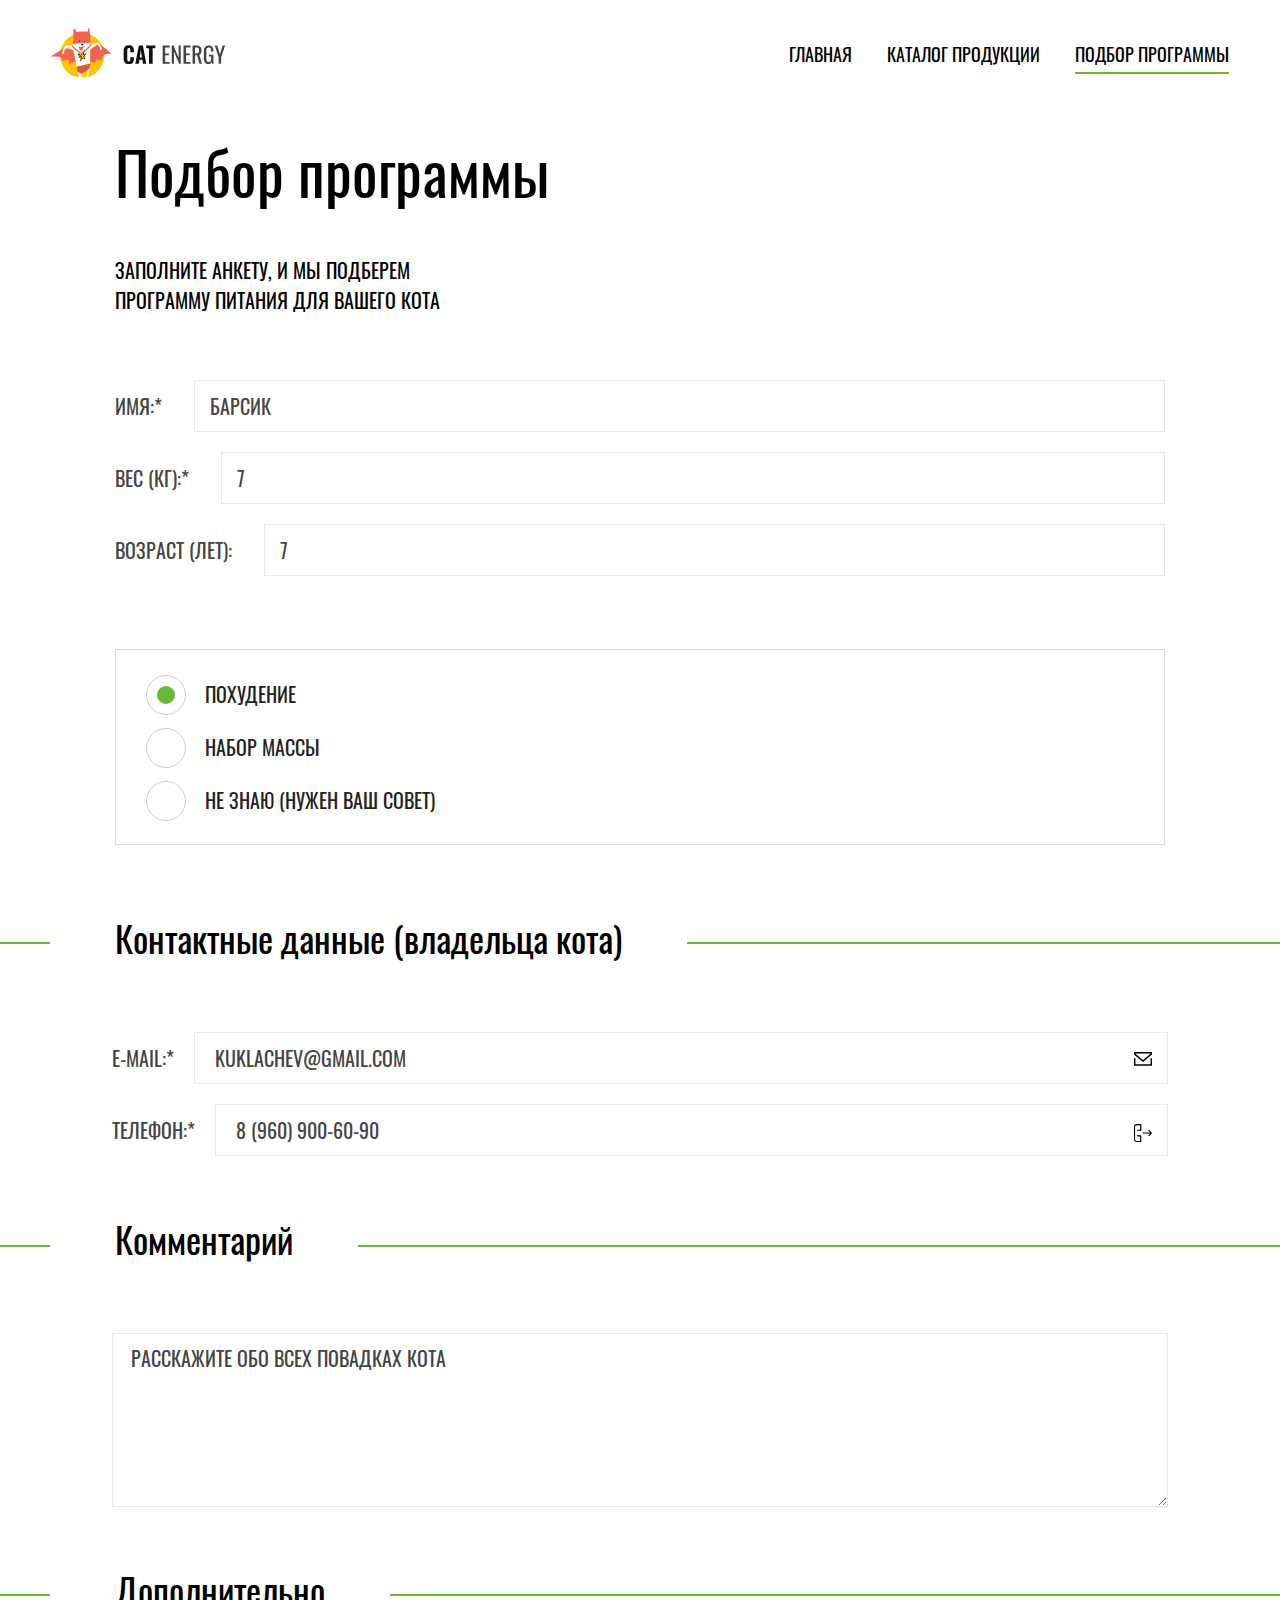
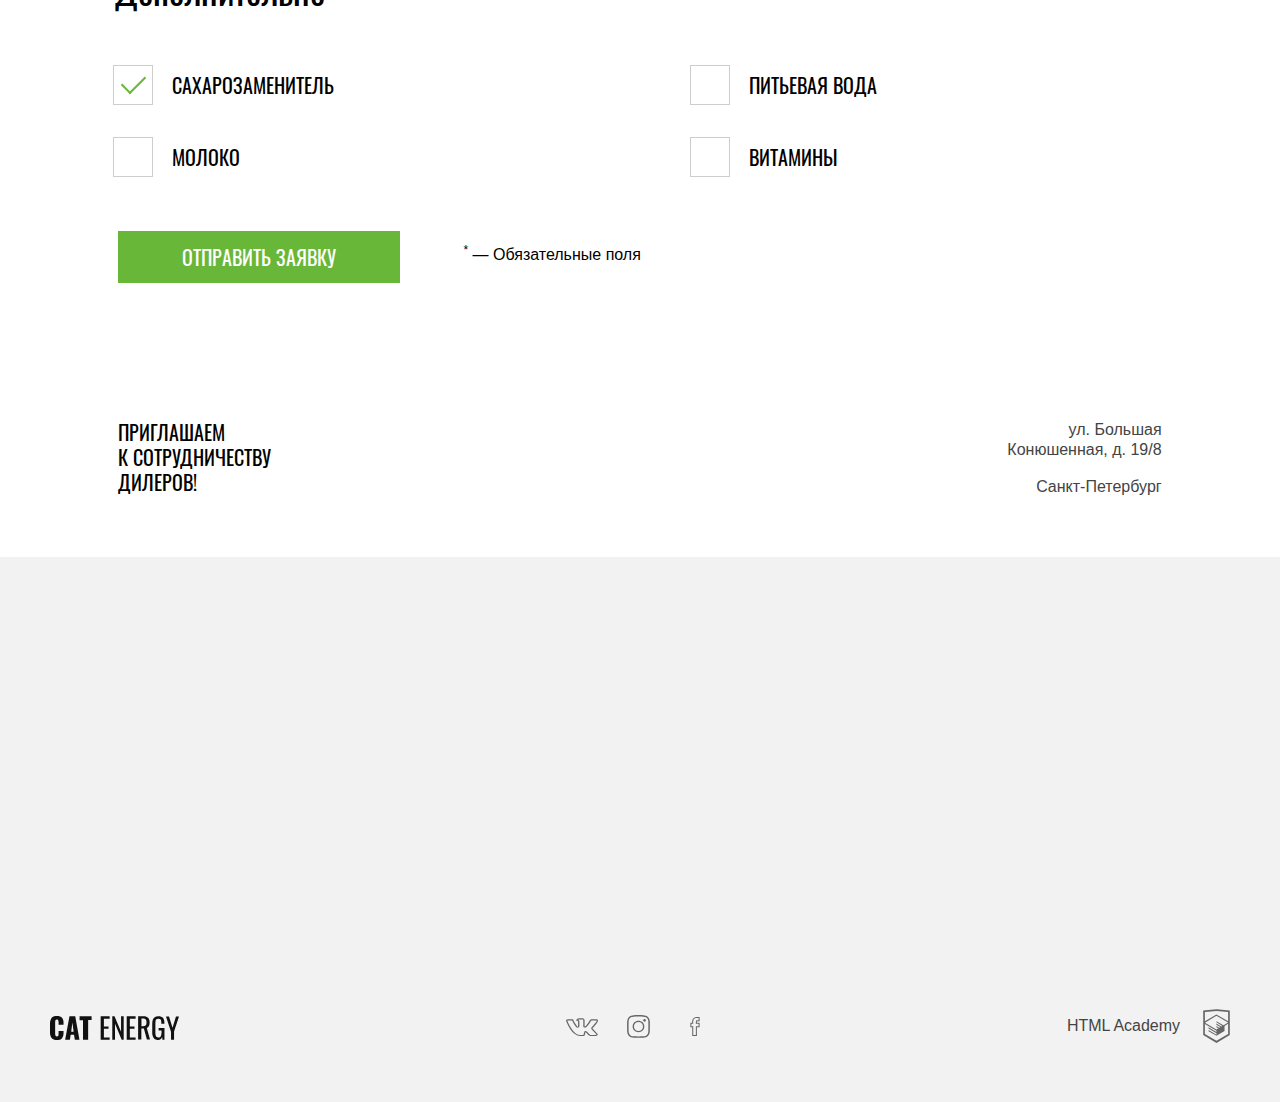
<file: form.html>
<!DOCTYPE html><html lang="ru"><head><meta charset="utf-8"><title>HTML Academy: Кэт энерджи</title><meta name="viewport" content="width=device-width,initial-scale=1"><meta name="format-detection" content="telephone=no"><link rel="stylesheet" href="css/style.min.css"><link rel="icon" href="favicon.ico"><link rel="icon" href="img/favicon.svg" type="image/svg+xml"><link rel="apple-touch-icon" href="img/apple.png"></head><body><header class="page-header"><nav class="page-header__nav main-nav"><div class="main-nav__wrap"><a class="main-nav__logo" href="index.html"><picture><source media="(min-width: 1440px)" srcset="img/logo-desktop.svg"><source media="(min-width: 768px)" srcset="img/logo-tablet.svg"><img class="main-nav__img" src="img/logo-mobile.svg" width="34" height="38" alt="Логотип с котом"></picture><img class="main-nav__image" src="img/logo-energy.svg" width="101" height="18" alt="Название  сайта"> </a><button class="main-nav__toggle" type="button"><span class="visually-hidden">Открыть меню</span></button></div><div class="main-nav__wrapper"><ul class="main-nav__list"><li class="main-nav__item"><a class="main-nav__link" href="index.html">Главная</a></li><li class="main-nav__item"><a class="main-nav__link" href="catalog.html">Каталог продукции</a></li><li class="main-nav__item"><a class="main-nav__link main-nav__link--active" href="#">Подбор программы</a></li></ul></div></nav></header><main class="page-main"><div class="page-main__selection"><h1 class="page-main__title page-main__title--form">Подбор программы</h1><p class="page-main__text">Заполните анкету, и мы подберем<br>программу питания для вашего кота</p></div><form class="page-main__form form"><div class="form__fieldset-wrapper"><fieldset class="form__fieldset fieldset-name"><span class="fieldset-name__item"><label class="fieldset-name__label" for="cat-name">Имя:*</label> <input class="fieldset-name__input" type="text" name="cat-name" id="cat-name" placeholder="барсик"> </span><span class="fieldset-name__item"><label class="fieldset-name__label" for="weight">Вес (кг):*</label> <input class="fieldset-name__input" type="text" name="weight" id="weight" placeholder="7" pattern="[1-9]{1,}"> </span><span class="fieldset-name__item"><label class="fieldset-name__label" for="age">Возраст (лет):</label> <input class="fieldset-name__input" type="text" name="age" id="age" placeholder="7" pattern="[1-9]{1,}"></span></fieldset><fieldset class="form__fieldset fieldset-program"><span class="fieldset-program__item"><input class="visually-hidden fieldset-program__input" type="radio" name="program" id="slimming" checked="checked"> <label class="fieldset-program__label fieldset-program__label--checkd" for="slimming">Похудение</label> </span><span class="fieldset-program__item"><input class="visually-hidden fieldset-program__input" type="radio" name="program" id="plump"> <label class="fieldset-program__label" for="plump">Набор массы</label> </span><span class="fieldset-program__item"><input class="visually-hidden fieldset-program__input" type="radio" name="program" id="advice"> <label class="fieldset-program__label" for="advice">Не знаю (Нужен ваш совет)</label></span></fieldset></div><fieldset class="form__fieldset fieldset-contacts"><h2 class="fieldset-contacts__title">Контактные данные&nbsp;<br>(владельца кота)</h2><div class="fieldset-contacts__wrapper"><span class="fieldset-contacts__item fieldset-contacts__item--email"><label class="fieldset-contacts__label" for="email">E-mail:*</label> <input class="fieldset-contacts__input fieldset-contacts__input--email" type="email" name="email" id="email" placeholder="kuklachev@gmail.com" pattern="[^@]+@[^@]+\.[a-zA-Z]{2,6}"> <svg class="fieldset-contacts__img fieldset-contacts__img--email" viewBox="0 0 17 13"><path d="M15.6 11.6H1.4V5.8H0V13h17V5.8h-1.4v5.8zM0 0v2.3l8.5 7.1L17 2.3V0H0zm15.6 1.6L8.5 7.5 1.4 1.6v-.2h14.2v.2z"></path></svg> </span><span class="fieldset-contacts__item fieldset-contacts__item--tel"><label class="fieldset-contacts__label" for="tel">Телефон:*</label> <input class="fieldset-contacts__input fieldset-contacts__input--tel" type="tel" name="tel" id="tel" placeholder="8 (960) 900-60-90" pattern="8\s\([0-9]{3}\)\s[0-9]{3}-[0-9]{2}-[0-9]{2}" title="Формат: x (xxx) xxx-xx-xx"> <svg class="fieldset-contacts__img fieldset-contacts__img--tel" viewBox="0 0 20 20"><path d="M17.9 9.4H9.4v1.2h8.5l-2.1 2.1.9.9 3.1-3.1c.2-.2.2-.6 0-.9l-3.1-3.1-.9.9 2.1 2zm-9.8 10v-6.2c0-.3-.3-.6-.6-.6H3.1c0 .7.6 1.2 1.2 1.2h2.5v5H3.1c-1 .1-1.8-.7-1.9-1.7v-14c0-1 .8-1.8 1.7-1.8h3.9v5H4.4c-.7 0-1.2.6-1.2 1.2h4.4c.3 0 .6-.3.6-.6V.6C8.1.3 7.8 0 7.5 0H3.1C1.5-.1.1 1.2 0 2.9v13.9c-.1 1.7 1.2 3.1 2.9 3.1h4.6c.3.1.6-.2.6-.5z"></path></svg></span></div></fieldset><fieldset class="form__fieldset fieldset-comment"><h2 class="fieldset-comment__title">Комментарий</h2><div class="fieldset-comment__wrapper"><textarea class="fieldset-comment__text" placeholder="Расскажите обо всех повадках кота"></textarea></div></fieldset><fieldset class="form__fieldset fieldset-additionally"><h2 class="fieldset-additionally__title fieldset-additionally__title--more">Дополнительно</h2><div class="fieldset-additionally__wrapper"><span class="fieldset-additionally__item"><input class="fieldset-additionally__input visually-hidden" type="checkbox" name="sweetener" id="sweetener" checked="checked"> <label class="fieldset-additionally__label" for="sweetener">сахарозаменитель</label> </span><span class="fieldset-additionally__item"><input class="fieldset-additionally__input visually-hidden" type="checkbox" name="water" id="water"> <label class="fieldset-additionally__label" for="water">питьевая вода</label> </span><span class="fieldset-additionally__item"><input class="fieldset-additionally__input visually-hidden" type="checkbox" name="milk" id="milk"> <label class="fieldset-additionally__label" for="milk">молоко</label> </span><span class="fieldset-additionally__item"><input class="fieldset-additionally__input visually-hidden" type="checkbox" name="vitamins" id="vitamins"> <label class="fieldset-additionally__label" for="vitamins">витамины</label></span></div></fieldset><div class="form__button fieldset-button"><button class="fieldset-button__application button" type="submit">Отправить заявку</button> <span class="fieldset-button__required"><sup>*</sup> — Обязательные поля</span></div></form></main><footer class="page-footer"><div class="page-footer__contacts-wrapper"><div class="page-footer__contacts"><p class="page-footer__slogan">Приглашаем к&nbsp;сотрудничеству дилеров!</p><p class="page-footer__adres"><span class="page-footer__street">ул. Большая Конюшенная, д. 19/8</span> <span class="page-footer__city">Санкт-Петербург</span></p></div></div><div class="page-footer__map"><h1 class="visually-hidden"></h1><iframe class="map-frame" src="https://www.google.com/maps/embed?pb=!1m18!1m12!1m3!1d1998.6037872533277!2d30.320858716096975!3d59.93871648187614!2m3!1f0!2f0!3f0!3m2!1i1024!2i768!4f13.1!3m3!1m2!1s0x4696310fca145cc1%3A0x42b32648d8238007!2z0JHQvtC70YzRiNCw0Y8g0JrQvtC90Y7RiNC10L3QvdCw0Y8g0YPQuy4sIDE5LzgsINCh0LDQvdC60YIt0J_QtdGC0LXRgNCx0YPRgNCzLCDQoNC-0YHRgdC40Y8sIDE5MTE4Ng!5e0!3m2!1sru!2sby!4v1629441299724!5m2!1sru!2sby" width="320" height="362" style="border: 0;" allowfullscreen="" loading="lazy"></iframe></div><div class="page-footer__wrapper"><a class="page-footer__logo" href="#"><img src="img/footer-logo.svg" width="129" height="24" alt="Название сайта"></a><div class="page-footer__social"><ul class="page-footer__list"><li class="page-footer__item"><a class="page-footer__link" href="#" aria-label="вконтакте"><svg class="page-footer__img" width="23" height="16" viewBox="0 0 23 16" fill="none" xmlns="http://www.w3.org/2000/svg"><path d="M0.0700912 3.99266C0.0700912 3.37082 0.493211 3.03552 1.33945 2.98675L4.60039 3.00503C4.81925 3.00503 4.96515 3.09648 5.03811 3.27938C5.37368 4.19385 5.74938 4.98334 6.16521 5.64785C6.58103 6.31237 7.12453 7.07747 7.79568 7.94317C7.85404 8.05291 7.94888 8.10778 8.08019 8.10778C8.18233 8.10778 8.26257 8.0651 8.32093 7.97975L8.38659 7.77857L8.40848 4.6145C8.40848 4.39503 8.34647 4.24871 8.22245 4.17556C8.09843 4.1024 7.86863 4.04753 7.53305 4.01095C7.27043 3.97437 7.13912 3.84025 7.13912 3.60859C7.13912 3.55981 7.14641 3.52323 7.161 3.49885C7.4674 2.70631 8.34282 2.31004 9.78726 2.31004L11.0129 2.29175C11.5673 2.29175 12.0269 2.40758 12.3916 2.63925C12.7564 2.87091 12.9388 3.2367 12.9388 3.73661V7.88831C13.0409 7.94927 13.1357 7.97975 13.2233 7.97975C13.4421 7.97975 13.6318 7.87002 13.7923 7.65054C15.3973 5.77283 16.2654 4.51696 16.3967 3.88293C16.3967 3.87073 16.4113 3.84025 16.4405 3.79148C16.5426 3.60859 16.7104 3.45008 16.9438 3.31595C17.1773 3.18183 17.3815 3.09039 17.5566 3.04161C17.615 3.01723 17.6806 3.00503 17.7536 3.00503H21.1459L21.3647 3.02332C21.6565 3.02332 21.8827 3.13916 22.0432 3.37082C22.1015 3.44398 22.1416 3.52323 22.1635 3.60859C22.1854 3.69394 22.2 3.77929 22.2073 3.86464C22.2146 3.94999 22.2182 3.99876 22.2182 4.01095V4.13898C22.1161 4.63889 21.8571 5.17233 21.4413 5.7393C21.0255 6.30627 20.4966 6.91897 19.8546 7.57739C19.2126 8.2358 18.8114 8.66865 18.6509 8.87593C18.5196 9.02225 18.4539 9.15637 18.4539 9.2783C18.4539 9.37584 18.5123 9.48558 18.629 9.60751L21.8243 12.9728C21.9994 13.1678 22.0869 13.3812 22.0869 13.6129C22.0869 13.8933 21.9556 14.125 21.693 14.3079C21.4304 14.4908 21.1167 14.5944 20.7519 14.6188L20.3799 14.6371H17.0533C17.0387 14.6371 17.0095 14.6401 16.9657 14.6462C16.9219 14.6523 16.8928 14.6554 16.8782 14.6554C16.5572 14.6554 16.2581 14.5396 15.9809 14.3079C15.8787 14.2103 15.193 13.491 13.9236 12.1497C13.8507 12.0644 13.7485 11.9851 13.6172 11.912C13.5589 12.1071 13.4823 12.3875 13.3874 12.7533C13.2926 13.1191 13.2233 13.3812 13.1795 13.5397L13.1139 13.8507C12.968 14.2774 12.6616 14.5335 12.1947 14.6188L11.8883 14.6371H9.74349C8.53249 14.6371 7.32514 14.1738 6.12144 13.2471C4.91773 12.3204 3.8344 11.1225 2.87144 9.65323C1.90848 8.18398 1.01117 6.47392 0.179519 4.52306C0.106567 4.36455 0.0700912 4.18775 0.0700912 3.99266ZM13.2233 8.72962C12.9169 8.72962 12.6397 8.65951 12.3916 8.51929C12.1436 8.37907 12.0196 8.18703 12.0196 7.94317V3.73661C12.0196 3.49275 11.9466 3.319 11.8007 3.21536C11.6548 3.11172 11.3995 3.0599 11.0347 3.0599L9.78726 3.09648C9.15988 3.09648 8.68569 3.18793 8.3647 3.37082C9.00668 3.62687 9.32767 4.04143 9.32767 4.6145V7.83344C9.29849 8.13826 9.15258 8.39126 8.88996 8.59245C8.62733 8.79363 8.33552 8.89422 8.01454 8.89422C7.57683 8.89422 7.24125 8.71742 7.0078 8.36383C5.86975 6.92506 5.02351 5.55945 4.46908 4.267L4.27211 3.79148L1.36134 3.77319C1.17166 3.77319 1.06588 3.78233 1.044 3.80062C1.02211 3.81891 1.01117 3.87073 1.01117 3.95608C1.01117 4.06582 1.02576 4.18165 1.05494 4.30358L1.51454 5.32779C2.74013 7.97366 4.07149 10.0586 5.50864 11.5828C6.94579 13.1069 8.35741 13.8689 9.74349 13.8689H11.932C12.0196 13.8689 12.0852 13.8476 12.129 13.8049C12.1728 13.7623 12.2093 13.6799 12.2384 13.558L12.2822 13.3751L12.698 11.7657C12.8148 11.5462 12.9169 11.3999 13.0044 11.3267C13.1649 11.1926 13.3546 11.1255 13.5735 11.1255C13.9236 11.1255 14.2811 11.3023 14.6458 11.6559L16.5061 13.6312C16.6228 13.7897 16.7469 13.8689 16.8782 13.8689H20.4893C20.927 13.8689 21.1459 13.7775 21.1459 13.5946C21.1459 13.5336 21.124 13.4727 21.0802 13.4117L17.9068 10.1013C17.6588 9.84527 17.5347 9.57093 17.5347 9.2783C17.5347 8.98567 17.6515 8.70523 17.8849 8.43699C18.0746 8.19313 18.443 7.78771 18.9901 7.22074C19.5373 6.65377 20.0151 6.12338 20.4236 5.62956C20.8322 5.13575 21.1021 4.68766 21.2334 4.28529L21.299 4.04753C21.2845 4.02314 21.2772 3.98352 21.2772 3.92865C21.2772 3.87378 21.2699 3.82806 21.2553 3.79148H17.8193C17.6004 3.86464 17.4253 3.97437 17.294 4.12069L17.1627 4.46819C16.7979 5.3095 15.8423 6.60805 14.2957 8.36383C13.9893 8.60769 13.6318 8.72962 13.2233 8.72962Z" fill="#666666"/></svg></a></li><li class="page-footer__item"><a class="page-footer__link" href="#" aria-label="инстаграм"><svg class="page-footer__img" width="16" height="16" viewBox="0 0 16 16" fill="none" xmlns="http://www.w3.org/2000/svg"><path d="M7.98438 0.0625C9.31771 0.0625 10.4062 0.078125 11.25 0.109375C11.9688 0.140625 12.6094 0.265625 13.1719 0.484375C13.7135 0.692708 14.1823 0.994792 14.5781 1.39062C14.974 1.78646 15.276 2.25521 15.4844 2.79687C15.7031 3.35937 15.8281 4 15.8594 4.71875C15.8906 5.5625 15.9062 6.65104 15.9062 7.98437C15.9062 9.31771 15.8906 10.4062 15.8594 11.25C15.8281 11.9687 15.7031 12.6094 15.4844 13.1719C15.276 13.7135 14.974 14.1823 14.5781 14.5781C14.1823 14.974 13.7135 15.276 13.1719 15.4844C12.6094 15.7031 11.9688 15.8281 11.25 15.8594C10.4062 15.8906 9.31771 15.9062 7.98438 15.9062C6.65104 15.9062 5.5625 15.8906 4.71875 15.8594C4 15.8281 3.35938 15.7031 2.79688 15.4844C2.25521 15.276 1.78646 14.974 1.39062 14.5781C0.994792 14.1823 0.692708 13.7135 0.484375 13.1719C0.265625 12.6094 0.140625 11.9687 0.109375 11.25C0.078125 10.4062 0.0625 9.31771 0.0625 7.98437C0.0625 6.65104 0.078125 5.5625 0.109375 4.71875C0.140625 4 0.265625 3.35937 0.484375 2.79687C0.692708 2.25521 0.994792 1.78646 1.39062 1.39062C1.78646 0.994792 2.25521 0.692708 2.79688 0.484375C3.35938 0.265625 4 0.140625 4.71875 0.109375C5.5625 0.078125 6.65104 0.0625 7.98438 0.0625ZM7.98438 1.09375C6.59896 1.09375 5.46875 1.10937 4.59375 1.14062C4.03125 1.16146 3.51042 1.26042 3.03125 1.4375C2.28125 1.75 1.75 2.28125 1.4375 3.03125C1.26042 3.51042 1.16146 4.03125 1.14062 4.59375C1.10938 5.46875 1.09375 6.59896 1.09375 7.98437C1.09375 9.36979 1.10938 10.5 1.14062 11.375C1.16146 11.9375 1.26042 12.4583 1.4375 12.9375C1.75 13.6875 2.28125 14.2187 3.03125 14.5312C3.51042 14.7083 4.03125 14.8073 4.59375 14.8281C5.46875 14.8594 6.59896 14.875 7.98438 14.875C9.36979 14.875 10.5 14.8594 11.375 14.8281C11.9375 14.8073 12.4583 14.7083 12.9375 14.5312C13.6875 14.2187 14.2188 13.6875 14.5312 12.9375C14.7083 12.4583 14.8073 11.9375 14.8281 11.375C14.8594 10.5 14.875 9.36979 14.875 7.98437C14.875 6.59896 14.8594 5.46875 14.8281 4.59375C14.8073 4.03125 14.7083 3.51042 14.5312 3.03125C14.2188 2.28125 13.6875 1.75 12.9375 1.4375C12.4583 1.26042 11.9375 1.16146 11.375 1.14062C10.5 1.10937 9.36979 1.09375 7.98438 1.09375ZM7.98438 11.1562C8.85938 11.1562 9.60677 10.8464 10.2266 10.2266C10.8464 9.60677 11.1562 8.85937 11.1562 7.98437C11.1562 7.10937 10.8464 6.36198 10.2266 5.74219C9.60677 5.1224 8.85938 4.8125 7.98438 4.8125C7.10938 4.8125 6.36198 5.1224 5.74219 5.74219C5.1224 6.36198 4.8125 7.10937 4.8125 7.98437C4.8125 8.85937 5.1224 9.60677 5.74219 10.2266C6.36198 10.8464 7.10938 11.1562 7.98438 11.1562ZM7.98438 3.92187C9.10938 3.92187 10.0677 4.31771 10.8594 5.10937C11.651 5.90104 12.0469 6.85937 12.0469 7.98437C12.0469 9.10937 11.651 10.0677 10.8594 10.8594C10.0677 11.651 9.10938 12.0469 7.98438 12.0469C6.85938 12.0469 5.90104 11.651 5.10938 10.8594C4.31771 10.0677 3.92188 9.10937 3.92188 7.98437C3.92188 6.85937 4.31771 5.90104 5.10938 5.10937C5.90104 4.31771 6.85938 3.92187 7.98438 3.92187ZM13.1719 3.76562C13.1719 4.02604 13.0781 4.2474 12.8906 4.42969C12.7031 4.61198 12.474 4.70312 12.2031 4.70312C11.9427 4.70312 11.7214 4.61198 11.5391 4.42969C11.3568 4.2474 11.2656 4.02604 11.2656 3.76562C11.2656 3.49479 11.3568 3.26562 11.5391 3.07812C11.7214 2.89062 11.9427 2.79687 12.2031 2.79687C12.4635 2.79687 12.6901 2.89323 12.8828 3.08594C13.0755 3.27865 13.1719 3.50521 13.1719 3.76562Z" fill="#666666"/></svg></a></li><li class="page-footer__item"><a class="page-footer__link" href="#" aria-label="фейсбук"><svg id="icon-fb" viewBox="34.789 -4.709 13.518 27.75" width="10" height="19"><path d="M44.32 23.041h-6.816V10.137h-2.715V3.763h2.629c-.202-2.887.298-5 1.519-6.444 1.039-1.229 2.583-1.911 4.588-2.026l4.782-.001v6.15h-3.755c-.166.315-.251 1.093-.252 2.321h3.978v6.375H44.32v12.903zm-5.316-1.5h3.816V8.637h3.957V5.263h-3.953l-.016-.734c-.044-2.04.002-3.784 1.007-4.46l.19-.127h2.801v-3.15h-3.239c-1.557.091-2.711.581-3.485 1.496-1.041 1.231-1.41 3.298-1.099 6.144l.092.832h-2.786v3.375h2.715v12.902z" fill="#666666"></path></svg></a></li></ul></div><a class="page-footer__copyright" href="https://htmlacademy.ru/intensive/adaptive"><span class="page-footer__copyright-name">HTML Academy</span> <svg class="page-footer__copyright-img" width="27" height="34" xmlns="http://www.w3.org/2000/svg" viewBox="10 5 40 50"><path fill="#666666" d="M30.2 5h-.2l-19.7 2.1v36.2l19.7 11.7 19.7-11.7v-36.2l-19.5-2.1zm17 36.8l-17.2 10.2-17.2-10.2v-14.8l17.1 10.2v1.8l-11.7-7v1.8l11.8 7.1v1.9l-11.8-7v1.8l11.8 7 11.9-7.1v-7.6l5.3-3.2v15.1zm-.1-17l-4.7 2.8-2.2 1.3-10.3-6.1v1.8l8.8 5.3h-.1l-.2.1-1.3.7-7.3-4.3v1.8l5.8 3.4-1.4.9-4.3-2.6v1.8l2.9 1.7-2.9 1.7-17-10.1 17-10.2 17.2 10zm.1-1.8l-17.3-10.2-17.1 10.2v-13.6l17.2-1.8 17.2 1.8v13.6z"/></svg></a></div></footer><script src="js/script.min.js"></script></body></html>
</file>
<file: css/style.min.css>
/*! normalize.css v8.0.1 | MIT License | github.com/necolas/normalize.css */
html{line-height:1.15;-webkit-text-size-adjust:100%;box-sizing:border-box}body{margin:0;padding:0;min-width:320px}details,main{display:block}h1{font-size:2em;margin:.67em 0}hr{box-sizing:content-box;height:0;overflow:visible}code,kbd,pre,samp{font-family:monospace,monospace;font-size:1em}a{background-color:transparent;text-decoration:none}abbr[title]{border-bottom:none;-webkit-text-decoration:underline dotted;text-decoration:underline dotted}b,strong{font-weight:bolder}small{font-size:80%}sub,sup{font-size:75%;line-height:0;position:relative;vertical-align:baseline}sub{bottom:-.25em}sup{top:-.5em}img{border-style:none;max-width:100%;height:auto}button,input,optgroup,select,textarea{font-family:inherit;font-size:100%;line-height:1.15;margin:0}button,input{overflow:visible}button,select{text-transform:none}[type=button],[type=reset],[type=submit],button{-webkit-appearance:button}[type=button]::-moz-focus-inner,[type=reset]::-moz-focus-inner,[type=submit]::-moz-focus-inner,button::-moz-focus-inner{border-style:none;padding:0}[type=button]:-moz-focusring,[type=reset]:-moz-focusring,[type=submit]:-moz-focusring,button:-moz-focusring{outline:1px dotted ButtonText}fieldset{padding:.35em .75em .625em}legend{color:inherit;display:table;max-width:100%;white-space:normal}progress{vertical-align:baseline}textarea{overflow:auto}[type=checkbox],[type=radio],legend{box-sizing:border-box;padding:0}[type=number]::-webkit-inner-spin-button,[type=number]::-webkit-outer-spin-button{height:auto}[type=search]{-webkit-appearance:textfield;outline-offset:-2px}[type=search]::-webkit-search-decoration{-webkit-appearance:none}::-webkit-file-upload-button{-webkit-appearance:button;font:inherit}summary{display:list-item}[hidden],template{display:none}*,::after,::before{box-sizing:inherit;outline:0}@font-face{font-family:"Oswald";font-weight:400;font-style:normal;font-display:swap;src:url(../fonts/oswaldregular.woff2) format("woff2"),url(../fonts/oswaldregular.woff) format("woff")}@font-face{font-family:"Oswald";font-weight:500;font-style:normal;font-display:swap;src:url(../fonts/oswaldmedium.woff2) format("woff2"),url(../fonts/oswaldmedium.woff) format("woff")}.visually-hidden{position:absolute;width:1px;height:1px;margin:-1px;padding:0;border:0;white-space:nowrap;-webkit-clip-path:inset(100%);clip-path:inset(100%);clip:rect(0 0 0 0);overflow:hidden}.button{display:block;background-color:#68b738;font-family:"Oswald","Arial",sans-serif;font-size:14px;line-height:18px;font-weight:400;color:#fff;text-transform:uppercase;text-align:center;padding:10px 0;width:100%;border:0}.button:hover{background-color:#5eaa2f}.button:active{color:rgba(255,255,255,.3)}.button--more{font-size:16px;line-height:20px;background-color:#f2f2f2;color:#444}.button--more:hover{background-color:#ebebeb}.button--more:active{color:rgba(68,68,68,.3)}.main-nav{display:flex;flex-direction:column;font-family:"Oswald","Arial",sans-serif;font-size:20px;line-height:20px;font-weight:500;text-transform:uppercase;margin:0;position:relative}@media (min-width:768px){.main-nav{display:flex;flex-direction:row;justify-content:space-between;padding:19px 4% 4px}}@media (min-width:1440px){.main-nav{padding:49px 110px 0;max-width:1440px;margin:0 auto}}.main-nav__wrap{border-bottom:1px solid #e6e6e6;height:65px;position:relative;text-align:center}@media (min-width:768px){.main-nav__wrap{display:flex;align-items:center;border-bottom:none}}.main-nav__wrapper{position:absolute;top:65px;left:0;width:100%;background-color:#fff;z-index:999}@media (min-width:768px){.main-nav__wrapper{position:static;top:auto;left:auto;width:auto;background-color:transparent;z-index:0}}.main-nav__logo{display:flex;align-items:center;justify-content:center;position:relative;width:100%;height:100%}.main-nav__logo:hover .main-nav__image,.main-nav__logo:hover .main-nav__img{opacity:.8}.main-nav__logo:active .main-nav__image,.main-nav__logo:active .main-nav__img{opacity:.6}.main-nav__img{position:absolute;left:6.25%;top:10px;margin:auto;display:block}@media (min-width:768px){.main-nav__img{position:static;width:174px}}@media (min-width:1440px){.main-nav__img{width:202px}}@media (min-width:768px){.main-nav__image{display:none}}.main-nav__toggle{display:none}.main-nav__toggle--js{display:block;position:absolute;padding:0;background-color:transparent;border:0;border-radius:0;cursor:pointer;z-index:2;right:0;top:0;height:100%;width:calc(12.5% + 24px)}.main-nav__toggle--js::after,.main-nav__toggle--js::before{content:"";position:absolute;display:block;width:24px;height:2px;background-color:#000;left:0;right:0;margin:auto;transform:rotate(0deg)}.main-nav__toggle--js::after{bottom:24px}.main-nav__toggle--js::before{top:22px;box-shadow:0 8px 0 0 #000}.main-nav--show .main-nav__toggle::after{box-shadow:none;transform:rotate(45deg);top:30px;bottom:auto}.main-nav--show .main-nav__toggle::before{box-shadow:none;transform:rotate(-45deg);top:30px;bottom:auto}.main-nav__list{display:flex;flex-direction:column;margin:0;padding:0;list-style:none;text-align:center}@media (min-width:768px){.main-nav__list{flex-direction:row}}@media (max-width:767px){.main-nav--show .main-nav__list{display:block}.main-nav--hide .main-nav__list{display:none}}.main-nav__item{border-bottom:1px solid #e6e6e6}@media (min-width:768px){.main-nav__item{border-bottom:none;margin-right:35px}.main-nav__item:last-child{margin-right:0}}@media (min-width:1440px){.main-nav__item{margin-right:35px}}.main-nav__link{font-size:20px;line-height:20px;font-weight:500;color:#000;display:block;padding-top:23px;padding-bottom:22px}.main-nav__link:hover{color:rgba(0,0,0,.6)}.main-nav__link:active{color:rgba(0,0,0,.3)}@media (min-width:768px){.main-nav__link{font-size:18px;line-height:24px;font-weight:400;padding-bottom:6px}}@media (min-width:1440px){.main-nav__link{font-size:20px;line-height:30px;padding-top:21px;padding-bottom:6px}.main-nav__link--index{color:#fff}.main-nav__link--index:hover{color:rgba(255,255,255,.6)}.main-nav__link--index:active{color:rgba(255,255,255,.3)}}@media (min-width:768px){.main-nav__link--active{border-bottom:2px solid #68b738}}@media (min-width:1440px){.main-nav__link--active-index{border-bottom:2px solid #fff}}@media (min-width:768px){.main-nav__logo-energy,.main-nav__toggle{display:none}}@media (min-width:1440px){.page-header{z-index:1;position:relative}}.promo{position:relative;margin-bottom:22px}.promo::before{content:"";position:absolute;top:0;display:block;width:100%;height:302px;background-image:url(../img/promo-cat.jpg),linear-gradient(90deg,#68a941 50%,#63a73b 50%);background-repeat:no-repeat;background-size:contain;background-position:center;background-color:#68b738;z-index:-1}@media (min-width:768px){.promo{background-image:none;background-color:transparent;margin-bottom:525px}.promo::before{display:none}}@media (min-width:1440px){.promo{background-image:url(../img/promo-cat-desktop.jpg),linear-gradient(90deg,#fff 50%,#68b738 50%);background-position-x:50vw,left;background-repeat:no-repeat;background-size:contain;height:694px;margin-bottom:82px;margin-top:-114px}}.promo__wrapper{padding:27px 6.25% 0}@media (min-width:768px){.promo__wrapper{position:relative;padding:52px 15.5% 0}}@media (min-width:1440px){.promo__wrapper{max-width:1440px;margin:0 auto;padding:0 calc(110px + 80px)}}.promo__appeal{text-align:center}@media (min-width:1440px){.promo__appeal{padding-top:223px;width:415px}}.promo__title{font-family:"Oswald","Arial",sans-serif;font-size:36px;line-height:36px;font-weight:400;color:#fff;margin:0 0 25px}@media (min-width:768px){.promo__title{font-size:60px;line-height:60px;color:#000;text-align:left;margin:0 0 41px}}@media (min-width:1440px){.promo__title{margin-bottom:40px}}.promo__slogan{display:block;font-family:"Oswald","Arial",sans-serif;font-size:14px;line-height:14px;text-transform:uppercase;color:#fff;margin:0 0 29px}@media (min-width:768px){.promo__slogan{font-size:20px;line-height:20px;color:#000;text-align:left;margin-bottom:49px}}@media (min-width:1440px){.promo__slogan{margin-bottom:52px}}.promo__image{display:block;margin:0 auto 3px}@media (min-width:768px){.promo__image{width:709px;min-height:609px;position:absolute;top:253px;left:29px;z-index:-1}}@media (min-width:1440px){.promo__image{width:552px;min-height:499px;top:141px;right:-198px;z-index:0}}.promo__buttun{padding:11px 0}@media (min-width:768px){.promo__buttun{width:244px;font-size:20px;line-height:20px;padding-top:17px;padding-bottom:17px}}.program__wrapper{padding:0 6.25%}@media (min-width:768px){.program__wrapper{padding:0 4%}}@media (min-width:1440px){.program__wrapper{padding:0 110px;max-width:1440px;margin:0 auto}}.program__list{list-style:none;margin:0;padding:0}@media (min-width:1440px){.program__list{display:grid;grid-template-columns:1fr 1fr;grid-gap:6.5%}}.program__item{margin-bottom:20px;padding:30px 7.14% 22px;background-color:#f2f2f2}.program__item:last-child{margin-bottom:0}@media (min-width:768px){.program__item{padding:78px 7.3% 57px;margin-bottom:29px;position:relative}}@media (min-width:1440px){.program__item{padding:77px 9.3% 59px;margin-bottom:0}}.program__title{position:relative;font-family:"Oswald","Arial",sans-serif;font-size:24px;line-height:37px;font-weight:400;text-transform:uppercase;margin:0 0 29px 71px}.program__title::before{content:"";display:block;width:50px;height:50px;border-radius:50%;background-color:#68b738;position:absolute;top:-6px;left:-69px}@media (min-width:768px){.program__title{font-size:36px;line-height:36px;text-align:left;margin-bottom:25px;margin-left:0}.program__title::before{width:200px;height:200px;right:10px;left:auto;top:15px}}@media (min-width:1440px){.program__title{margin-bottom:74px;padding-left:161px}.program__title::before{content:"";display:block;width:100px;height:100px;border-radius:50%;background-color:#68b738;position:absolute;left:-.2%;top:-84%}}.program__title--slim::after{content:"";position:absolute;display:block;width:36px;height:50px;background-image:url(../img/Vector-cat-slim.svg);background-repeat:no-repeat;top:-9px;left:-62px}@media (min-width:768px){.program__title--slim::after{width:140px;height:194px;top:4px;left:auto;right:40px;background-size:contain}}@media (min-width:1440px){.program__title--slim::after{width:71px;height:97px;top:-36px;left:3.1%;background-size:contain}}.program__title--pro::after{content:"";position:absolute;display:block;width:67px;height:29px;background-image:url(../img/Vector-cat-pro.svg);background-repeat:no-repeat;top:5px;left:-78px}@media (min-width:768px){.program__title--pro::after{width:268px;height:112px;top:58px;left:auto;right:-24px;background-size:contain}}@media (min-width:1440px){.program__title--pro::after{width:134px;height:56px;top:-10px;left:-4.2%;background-size:contain}}.program__text{font-family:"Arial",sans-serif;font-size:14px;line-height:18px;font-weight:400;display:block;margin:0;color:#444;padding-bottom:22px;border-bottom:1px solid #d9d9d9}@media (min-width:768px){.program__text{width:344px;font-size:16px;line-height:24px;margin-bottom:32px;border-bottom:none;padding:0}}@media (min-width:1440px){.program__text{width:467px;margin-bottom:7px}}.program__link{position:relative;display:block;font-family:"Oswald","Arial",sans-serif;font-size:16px;line-height:16px;font-weight:400;color:#000;text-transform:uppercase;padding-top:19px}.program__link::before{content:"";position:absolute;display:block;width:18px;height:2px;top:26px;left:100px;margin:auto;background-color:#000}@media (min-width:768px){.program__link::before{top:33px;left:133px}}.program__link::after{content:"";position:absolute;display:block;width:18px;height:2px;top:21px;left:118px;margin:auto;border:6px solid transparent;border-left:7px solid #000}@media (min-width:768px){.program__link::after{top:28px;left:150px}}.program__link:hover::before{width:26px}.program__link:hover::after{left:126px}@media (min-width:768px){.program__link:hover::after{left:158px}}.program__link:active{opacity:.3}@media (min-width:768px){.program__link{font-size:20px;line-height:30px;padding-bottom:0}}.how-it-works__wrapper{padding:27px 6.25% 42px}@media (min-width:768px){.how-it-works__wrapper{padding:45px 3.9% 0;margin-bottom:58px}}@media (min-width:1440px){.how-it-works__wrapper{padding:71px 110px 0;max-width:1440px;margin:0 auto 58px}}.how-it-works__title{font-family:"Oswald","Arial",sans-serif;font-size:36px;line-height:40px;font-weight:400;display:block;margin:0 0 38px}@media (min-width:768px){.how-it-works__title{font-size:60px;line-height:60px;margin:0 0 72px}}.how-it-works__list{margin:0;padding:0;counter-reset:list1}@media (min-width:768px){.how-it-works__list{display:grid;grid-template-columns:1fr 1fr;-moz-column-gap:8.4%;column-gap:8.4%;row-gap:89px}}@media (min-width:1440px){.how-it-works__list{grid-template-columns:1fr 1fr 1fr 1fr;-moz-column-gap:6.5%;column-gap:6.5%}}.how-it-works__item{font-family:"Arial",sans-serif;font-size:14px;line-height:18px;font-weight:400;padding-left:80px;padding-top:3px;padding-bottom:3px;margin-bottom:20px;list-style:none;color:#444;position:relative}.how-it-works__item:last-child{margin-bottom:0}@media (min-width:768px){.how-it-works__item{font-size:16px;line-height:24px;width:245px;margin:0;padding-top:112px;padding-bottom:44px;padding-left:0;counter-increment:list1}.how-it-works__item::before{content:"";display:block;width:80px;height:80px;background-color:#68b738;position:absolute;top:0}.how-it-works__item::after{content:counter(list1);position:absolute;top:-39px;left:55px;width:100%;text-align:center;font-family:"Oswald","Arial",sans-serif;font-size:280px;line-height:280px;color:#f2f2f2;z-index:-1}}.how-it-works__item--leaf::before{content:"";display:block;position:absolute;width:60px;height:60px;background-color:#68b738;top:0;left:0;background-image:url(../../img/Vector-index-leaf.svg);background-repeat:no-repeat;background-position:center}@media (min-width:768px){.how-it-works__item--leaf::before{width:80px;height:80px}}.how-it-works__item--powder::before{content:"";display:block;position:absolute;width:60px;height:60px;background-color:#68b738;top:0;left:0;background-image:url(../../img/Vector-index-powder.svg);background-repeat:no-repeat;background-position:center}@media (min-width:768px){.how-it-works__item--powder::before{width:80px;height:80px}}.how-it-works__item--dining::before{content:"";display:block;position:absolute;width:60px;height:60px;background-color:#68b738;top:0;left:0;background-image:url(../../img/Vector-index_dining.svg);background-repeat:no-repeat;background-position:center}@media (min-width:768px){.how-it-works__item--dining::before{width:80px;height:80px}}.how-it-works__item--clock::before{content:"";display:block;position:absolute;width:60px;height:60px;background-color:#68b738;top:0;left:0;background-image:url(../../img/Vector-index-clock.svg);background-repeat:no-repeat;background-position:center}@media (min-width:768px){.how-it-works__item--clock::before{width:80px;height:80px}}.example{background-color:#f2f2f2}@media (min-width:768px){.example{background-image:linear-gradient(#fff 57.3%,#f2f2f2 57.3%)}}@media (min-width:1440px){.example{position:relative;background-color:transparent;background-image:none}.example::before{content:"";position:absolute;display:block;height:100%;width:100%;top:159px;left:0;right:0;z-index:-1;background-image:linear-gradient(90deg,#f2f2f2 calc(50% + 326px),#eaeaea calc(50% + 326px))}}.example__wrapper{padding-bottom:37px}@media (min-width:768px){.example__wrapper{padding-bottom:68px}}@media (min-width:1440px){.example__wrapper{display:flex;padding:0 70px 29px 110px;max-width:1440px;margin:0 auto}}.example__container{padding:27px 6.25% 0;margin-bottom:42px}@media (min-width:768px){.example__container{padding:44px 3.9% 0;margin-bottom:85px}}@media (min-width:1440px){.example__container{padding:23px 0 0;margin-bottom:27px}.example__before-after{margin-top:-31px;width:100%}}.example__title{font-family:"Oswald","Arial",sans-serif;font-size:36px;line-height:40px;font-weight:400;display:block;margin:0 0 33px}@media (min-width:768px){.example__title{font-size:60px;line-height:60px;margin-bottom:64px}}@media (min-width:1440px){.example__title{margin-bottom:147px}}.example__text{font-family:"Arial",sans-serif;font-size:14px;line-height:18px;font-weight:400;color:#444;display:block;margin:0 0 25px}@media (min-width:768px){.example__text{font-size:16px;line-height:24px;margin-bottom:53px}}@media (min-width:1440px){.example__text{width:436px;margin-bottom:67px}}.example__listt{display:flex;flex-wrap:wrap;justify-content:space-between;margin:0 0 14px}@media (min-width:1440px){.example__listt{justify-content:flex-start;width:570px}}.example__def-wrapper{position:relative;border:1px solid #cdcdcd;border-radius:3px;padding:13px 13px 17px;width:44%;text-align:center}@media (min-width:768px){.example__def-wrapper{display:flex;flex-direction:column-reverse;border:1px solid #cdcdcd;border-radius:3px;padding:14px 20px 19px;width:22.88136%;text-align:center;margin-right:5.9322%}}@media (min-width:1440px){.example__def-wrapper{margin-bottom:58px;margin-right:42px;width:162px}}.example__def-data{position:absolute;top:46px;left:0;right:0;margin:0 auto;font-family:"Arial",sans-serif;font-size:12px;line-height:12px;font-weight:400;color:#444;text-align:center;text-transform:lowercase;display:block;width:77px;background-color:#f2f2f2}@media (min-width:768px){.example__def-data{margin:0 auto;font-size:14px;line-height:14px;top:62px;left:0;right:0;width:-webkit-fit-content;width:-moz-fit-content;width:fit-content;max-width:160px;padding:0 9px;background-color:#fff}}@media (min-width:1440px){.example__def-data{background-color:#f2f2f2}}.example__def-term{font-family:"Oswald","Arial",sans-serif;font-size:24px;line-height:24px;font-weight:400;text-align:center;text-transform:uppercase;display:block;margin:0 auto}@media (min-width:768px){.example__def-term{margin:0;font-size:30px;line-height:37px}}.example__cost-wrapper{display:flex;margin:34px auto auto}@media (min-width:768px){.example__cost-wrapper{flex-direction:column;margin:auto 0 auto auto}}@media (min-width:1440px){.example__cost-wrapper{flex-direction:row;margin:0}}.example__cost-data{font-family:"Oswald","Arial",sans-serif;font-size:14px;line-height:20px;font-weight:400;text-align:center;text-transform:uppercase;display:block;margin:0 3px 0 auto}.example__cost-data:last-child{margin-right:0}@media (min-width:768px){.example__cost-data{font-size:20px;line-height:20px;margin:4px 0 4px auto}}@media (min-width:1440px){.example__cost-data{margin-right:64px}}.example__image-container{padding-top:15px;display:flex;justify-content:center;margin-bottom:32px}@media (min-width:768px){.example__image-container{padding-top:56px;margin-bottom:19px}}@media (min-width:1440px){.example__image-container{margin-bottom:39px}}.example__image{display:block;margin-right:9px}@media (min-width:768px){.example__image{width:auto;margin-right:0}}.example__footer{display:flex;justify-content:center;padding-left:6.25%;padding-right:6.25%}@media (min-width:768px){.example__footer{width:570px;margin:0 auto;padding-left:0;padding-right:0;justify-content:space-between}}@media (min-width:1440px){.example__footer{margin-right:41px}}@media (min-width:768px){.example__label{font-size:20px;line-height:20px;border-bottom:1px dotted #cdcdcd;padding-bottom:6px}}.example__list{list-style:none;text-align:center;padding:0;margin:0 0 32px}.example__item--after{display:none}.example__item--before{display:flex;justify-content:center}.example__label{font-family:"Oswald","Arial",sans-serif;font-size:16px;line-height:20px;color:#000;margin:0;text-transform:uppercase;font-weight:400;cursor:pointer}@media (min-width:768px){.example__list{position:relative;padding:0;width:100%;height:518px;list-style:none;margin:0 0 19px}.example__item{display:block;position:absolute;width:100%;height:100%;background-size:cover;background-repeat:no-repeat}.example__item--before{width:50%;z-index:2;background-image:url(../img/before-tablet@2x.png),linear-gradient(0deg,#f2f2f2 348px,#fff 348px);background-repeat:no-repeat repeat;background-size:auto 518px;background-position-x:calc(28vw + 58%),right}.example__item--after{z-index:1;background-image:url(../img/after-mobile@2x.png),linear-gradient(0deg,#f2f2f2 348px,#fff 348px);background-size:auto 518px;background-position-x:calc(61%)}.example__image{display:none}.example__label{font-size:20px;line-height:20px;border-bottom:1px dotted #cdcdcd;padding-bottom:6px}.example__label:hover{border-bottom:1px solid #cdcdcd}.example__label:active{border-bottom:none}}@media (min-width:1440px){.example__list{position:relative;padding:0;width:100%;height:518px;list-style:none;margin:0 0 38px}.example__item{display:block;position:absolute;width:100%;height:100%;background-size:cover;background-repeat:no-repeat}.example__item--after,.example__item--before{background-size:auto 518px}.example__item--before{background-position-x:0;width:53%;background-repeat:no-repeat repeat;z-index:2;background-image:url(../img/before-tablet@2x.png),linear-gradient(0deg,#f2f2f2 328px,#fff 328px)}.example__item--after{z-index:1;background-position-x:92px;background-image:url(../img/after-mobile@2x.png),linear-gradient(0deg,#eaeaea 328px,#fff 328px)}}.page-footer{background-color:#f2f2f2}@media (min-width:1440px){.page-footer{position:relative}}.page-footer__wrapper{padding:0 6.25%;text-align:center}@media (min-width:768px){.page-footer__wrapper{display:flex;justify-content:space-between;align-items:center;padding:38px 3.9% 45px}}@media (min-width:1440px){.page-footer__wrapper{padding:42px 110px 45px;max-width:1440px;margin:0 auto}.page-footer__contacts-wrapper{max-width:1440px;margin:0 auto;padding:0 110px;position:relative}}.page-footer__contacts{padding:27px 6.25%;display:flex;justify-content:space-between;background-color:#fff}@media (min-width:768px){.page-footer__contacts{padding:65px 9.25% 60px}}@media (min-width:1440px){.page-footer__contacts{position:absolute;width:570px;left:110px;top:95px;padding:65px 6% 59px 5.25%}}.page-footer__contacts--grey{background-color:#f2f2f2}@media (min-width:1440px){.page-footer__contacts--grey{background-color:#fff}}.page-footer__slogan{font-family:"Oswald","Arial",sans-serif;font-size:16px;line-height:20px;font-weight:400;text-transform:uppercase;display:block;width:140px;margin:0}@media (min-width:768px){.page-footer__slogan{font-size:20px;line-height:25px;width:171px}}.page-footer__adres{font-family:"Arial",sans-serif;font-size:14px;line-height:20px;font-weight:400;color:#444;display:block;width:140px;margin:0}@media (min-width:768px){.page-footer__adres{font-size:16px;line-height:20px;width:159px;text-align:right}}@media (min-width:1440px){.page-footer__adres{text-align:left}}@media (min-width:768px){.page-footer__street{display:block;margin-bottom:17px}}.page-footer__logo{display:block;padding-top:39px;padding-bottom:27px;border-bottom:1px solid #d9d9d9}.page-footer__logo:hover{opacity:.8}.page-footer__logo:active{opacity:.6}@media (min-width:768px){.page-footer__logo{border-bottom:none;margin:0 32px 0 0;padding:8px 0 0}}.page-footer__list{list-style:none;margin:0;padding:3px 0;display:flex;flex-wrap:wrap;align-items:center;justify-content:center}.page-footer__social{border-bottom:1px solid #d9d9d9}@media (min-width:768px){.page-footer__social{border-bottom:none}}.page-footer__copyright{padding:21px 0 20px;display:flex;justify-content:space-between;align-items:center}@media (min-width:768px){.page-footer__copyright{padding:0;margin:0}}.page-footer__copyright-name{font-family:"Arial",sans-serif;font-size:16px;line-height:18px;font-weight:400;color:#444;display:block}@media (min-width:768px){.page-footer__copyright-name{margin-right:23px}}.page-footer__copyright-img{width:auto;height:34px}.page-footer__copyright:hover .page-footer__copyright-img path,.page-footer__link:hover path{fill:#68b738}.page-footer__copyright:active{opacity:.3}.page-footer__link{width:56px;height:56px;display:flex;justify-content:center;align-items:center}.page-footer__link:active path{fill:rgba(104,183,56,.3)}@media (min-width:768px){.page-footer__img{width:auto;height:23px}}.page-footer__map{height:362px}@media (min-width:768px){.page-footer__map{min-height:400px}}.form__fieldset{padding:0 6.25%;margin:0;border:0}@media (min-width:768px){.form__fieldset{padding:0 9%}}@media (min-width:1440px){.form__fieldset-wrapper{display:grid;grid-template-columns:1fr 1fr;grid-column-gap:79px;max-width:1440px;margin:0 auto;padding:0 110px}}.form__button{padding:17px 6.25% 31px}@media (min-width:768px){.form__button{padding:0 9.25%;display:flex;margin-bottom:50px}}@media (min-width:1440px){.form__button{max-width:1440px;padding:0 110px;margin:0 auto 60px}}.catalog__list{margin:0;padding:0}@media (min-width:768px){.catalog__list{display:grid;grid-template-columns:1fr 1fr;gap:27px 8.9%;padding:0 4%}}@media (min-width:1440px){.catalog__list{display:grid;grid-template-columns:1fr 1fr 1fr 1fr;gap:27px 80px;padding:0}}.catalog__card{display:block;margin:0 auto}@media (min-width:768px){.catalog__card{width:auto}}.catalog__item{list-style:none;display:flex;flex-wrap:wrap;justify-content:center;align-items:center;padding:20px 6.25% 24px;border-bottom:1px solid #ebebeb}@media (min-width:768px){.catalog__item{position:relative;background-color:#f2f2f2;margin-top:79px;margin-bottom:34px;padding:161px 11.5% 40px;border-bottom:none}}@media (min-width:1440px){.catalog__item{padding:163px 38.5px 40px;margin-bottom:37px}}.catalog__item--more{position:relative;padding-top:78px}@media (min-width:768px){.catalog__item--more{padding:159px 11.5% 37px;background-color:#fff;border:2px solid #f2f2f2}}@media (min-width:1440px){.catalog__item--more{padding:158px 37px 37px}}.catalog__item--more::before{content:"";position:absolute;display:block;width:30px;height:2px;background-color:#d3d3d3;left:0;right:0;margin:0 auto;top:39px}@media (min-width:768px){.catalog__item--more::before{width:60px;top:81px}}.catalog__item--more::after{content:"";position:absolute;display:block;width:30px;height:2px;background-color:#d3d3d3;transform:rotate(90deg);left:0;right:0;margin:0 auto;top:38px}@media (min-width:768px){.catalog__item--more::after{width:60px;top:80px}}.catalog__img{width:50%}@media (min-width:768px){.catalog__img{width:100%;bottom:301px;position:absolute;display:block;left:0;right:0;margin:0 auto}}@media (min-width:1440px){.catalog__img{bottom:310px}}.catalog__wrapper{width:50%}@media (min-width:768px){.catalog__wrapper{width:100%;margin-bottom:19px}}.catalog__title{font-family:"Oswald","Arial",sans-serif;font-size:16px;line-height:20px;font-weight:400;color:#222;text-transform:uppercase;margin:0 0 14px;width:76px}@media (min-width:768px){.catalog__title{font-size:20px;line-height:24px;width:144px;text-align:center;margin:0 auto 21px}}@media (min-width:1440px){.catalog__title{position:relative;left:3px;line-height:21px;margin:0 auto 25px}}.catalog__title--more{width:100%;text-align:center;margin-bottom:8px}@media (min-width:768px){.catalog__title--more{width:134px;padding:0;margin-bottom:22px}}@media (min-width:1440px){.catalog__title--more{margin-bottom:24px}}.catalog__table{font-family:"Arial",sans-serif;font-size:12px;line-height:16px;font-weight:400;color:#444;padding:0;margin:0 0 22px}@media (min-width:768px){.catalog__table{font-size:16px;line-height:16px}}.catalog__text{font-family:"Arial",sans-serif;font-size:12px;line-height:16px;font-weight:400;color:#444;text-align:center;margin:0 0 21px}@media (min-width:768px){.catalog__text{font-size:16px;line-height:18px;width:167px;margin:0 auto 85px}}@media (min-width:1440px){.catalog__text{margin-bottom:85px}}.catalog__table-wrap{display:flex;justify-content:space-between}@media (min-width:768px){.catalog__table-wrap{margin-bottom:16px}}.catalog__table-definition{margin:0}.catalog__button{font-size:16px;line-height:20px}.extra-product{padding:25px 6.25% 0;position:relative;display:flex;flex-direction:column;align-items:flex-start}.extra-product::before{content:"";position:absolute;display:block;width:100%;height:2px;background-color:#68b738;top:40px;left:20;z-index:-1}@media (min-width:768px){.extra-product{padding:33px 3.9% 0}.extra-product::before{top:55px;left:0}}@media (min-width:1440px){.extra-product{padding:38px 0 0;margin-bottom:86px}.extra-product::before{top:61px}}.extra-product__wrapper{width:100%;border-top:1px solid #cdcdcd}@media (min-width:768px){.extra-product__wrapper{border:0}}@media (min-width:1440px){.extra-product__wrapper{display:flex;justify-content:space-between;width:1440px;padding:0 110px;margin:0 auto}}.extra-product__title{font-family:"Oswald","Arial",sans-serif;font-size:24px;line-height:24px;font-weight:400;margin:0 0 35px;padding-right:22px;background-color:#fff}@media (min-width:768px){.extra-product__title{font-size:36px;line-height:36px;padding:0 5.3%;margin-bottom:80px}}@media (min-width:1440px){.extra-product__title{margin-left:calc((100% - 1300px)/2);margin-right:auto;padding-left:40px;padding-right:35px}}.extra-product__list{margin:0;padding:0}@media (min-width:768px){.extra-product__list{border:1px solid #cdcdcd}}@media (min-width:1440px){.extra-product__list{border:0;border-top:1px solid #cdcdcd}}.extra-product__item{list-style:none;padding-top:13px;padding-bottom:18px;border-bottom:1px solid #cdcdcd}@media (min-width:768px){.extra-product__item{display:flex;flex-wrap:wrap;justify-content:space-between;align-items:baseline;padding:25px 5.3% 28px;border-bottom:1px solid #cdcdcd}}@media (min-width:1440px){.extra-product__item{justify-content:flex-start;padding:15px 0 16px;border:0;border-bottom:1px solid #cdcdcd}}.extra-product__link{display:block;font-family:"Oswald","Arial",sans-serif;font-size:16px;line-height:16px;font-weight:400;text-transform:uppercase;color:#222;margin:0 0 13px}@media (min-width:768px){.extra-product__link{font-size:20px;line-height:20px}}@media (min-width:1440px){.extra-product__link{width:325px;margin-bottom:0}}.extra-product__table{display:flex;justify-content:space-between;font-family:"Arial",sans-serif;font-size:14px;line-height:14px;font-weight:400;color:#444;padding:0;margin:0 0 15px}@media (min-width:768px){.extra-product__table{font-size:16px;line-height:20px;margin-bottom:21px}}@media (min-width:1440px){.extra-product__table{width:300px;margin-right:26px;justify-content:flex-start;margin-bottom:0}}.extra-product__button{font-size:16px;line-height:20px}@media (min-width:1440px){.extra-product__button{width:244px}}.extra-product__definition{margin:0 0 0 50px}@media (min-width:1440px){.extra-product__definition{margin-left:0;width:55px}.extra-product__term{width:244px}}.gift{background-image:url(../img/gift-photo-mobile.jpg);background-position:center;background-repeat:no-repeat;background-size:cover;background-color:#68b738;height:290px;margin:34px 0 35px}@media (min-width:768px){.gift{background-image:url(../img/gift-photo-tablet.jpg);height:200px;margin:67px 0 76px}}@media (min-width:1440px){.gift{background-image:url(../img/gift-photo-desktop.jpg);width:245px;min-height:289px;margin:0}}.gift__text{display:block;position:relative;width:200px;font-family:"Arial",sans-serif;font-size:16px;line-height:20px;color:#fff;margin:0 auto;text-align:center}.gift__text::before{content:"";position:absolute;display:block;background-image:url(../img/icon_gift.svg);width:78px;height:80px;top:-129px;left:30.5%}@media (min-width:768px){.gift__text{width:180px;margin:auto auto auto 59.7%;text-align:left}.gift__text::before{top:-13px;left:-344px}}@media (min-width:1440px){.gift__text{margin:auto auto auto 12.7%;text-align:center}.gift__text::before{top:-129px;left:30.5%}}.gift__link{display:block;width:100%;height:100%;cursor:pointer;padding-top:188px;padding-bottom:42px}@media (min-width:768px){.gift__link{padding-top:72px}}@media (min-width:1440px){.gift__link{padding-top:187px}}.slider{position:relative;width:30%;margin:0 18px}@media (min-width:768px){.slider{margin:0;width:428px}}.slider__scale{height:14px;border:1px solid #cdcdcd;background-color:#fff;border-radius:5px;margin:3px auto auto}@media (min-width:768px){.slider__scale{border:0;height:6px;background-color:#dcdcdc;border-radius:3px;margin:9px auto auto}}.slider__toggle{position:absolute;border-radius:5px;background-color:#68b738;width:35px;height:6px;left:5px;top:7px;cursor:pointer;box-shadow:0 1px 3px rgba(0,0,0,.16)}.slider__toggle:hover{box-shadow:0 2px 4px rgba(0,0,0,.19)}.slider__toggle:active{box-shadow:0 3px 5px rgba(0,0,0,.2);border-color:#68b738}@media (min-width:768px){.slider__toggle{border-radius:50%;border:1px solid #cdcdcd;background-color:#fff;width:34px;height:34px;left:198px;top:-6px;cursor:pointer}.slider__toggle::before{content:"";position:absolute;width:8px;height:8px;border-radius:50%;background-color:#68b738;top:0;bottom:0;left:0;right:0;margin:auto}}@media (min-width:1440px){.page-main__catalog{max-width:1440px;margin:0 auto;padding:0 110px}}.page-main__selection{padding:27px 6.25% 0}@media (min-width:768px){.page-main__selection{padding:53px 9% 0}}@media (min-width:1440px){.page-main__selection{padding:73px 0 0}}.page-main__title--cat{font-family:"Oswald","Arial",sans-serif;font-size:36px;line-height:36px;font-weight:400;margin:0;padding:28px 6.25% 40px;border-bottom:1px solid #ebebeb}@media (min-width:768px){.page-main__title--cat{font-size:60px;line-height:60px;padding:53px 4% 84px;border-bottom:none}}@media (min-width:1440px){.page-main__title--cat{max-width:1220px;margin:0 auto;padding:74px 0 86px}}.page-main__title--form{font-family:"Oswald","Arial",sans-serif;font-size:36px;line-height:36px;font-weight:400;display:block;margin:0 0 37px}@media (min-width:768px){.page-main__title--form{font-size:60px;line-height:60px;margin-bottom:54px}}@media (min-width:1440px){.page-main__title--form{max-width:1220px;padding:0;margin:0 auto 61px}}.page-main__text{font-family:"Oswald","Arial",sans-serif;font-size:14px;line-height:18px;font-weight:400;text-transform:uppercase;display:block;margin:0 0 38px;width:226px}@media (min-width:768px){.page-main__text{font-size:20px;line-height:30px;width:330px;margin-bottom:65px}}@media (min-width:1440px){.page-main__text{width:1300px;padding-right:40px;padding-left:40px;margin:-5px auto 66px}}.fieldset-name{border-bottom:1px solid #d9d9d9}@media (min-width:768px){.fieldset-name{border-bottom:none;margin-bottom:50px}}@media (min-width:1440px){.fieldset-name{padding:0;margin-bottom:69px}}.fieldset-name__item{display:flex;align-items:center;font-family:"Oswald","Arial",sans-serif;font-size:16px;line-height:18px;font-weight:400;color:#444;text-transform:uppercase;margin-bottom:13px}.fieldset-name__item:last-child{margin-bottom:23px}@media (min-width:768px){.fieldset-name__item{font-size:20px;line-height:30px;margin-bottom:20px}}@media (min-width:1440px){.fieldset-name__item:last-child{margin-bottom:0}}.fieldset-name__label{flex-shrink:0;margin-right:15px}@media (min-width:768px){.fieldset-name__label{margin-right:3%}}@media (min-width:1440px){.fieldset-name__label{margin-right:3%}}.fieldset-name__input{margin:0;width:100%;height:46px;padding:0 15px;border:1px solid #e7e7e7}.fieldset-name__input:hover{border-color:#cdcdcd}.fieldset-name__input:focus{padding:0 14px;border:2px solid #444}.fieldset-name__input:invalid{padding:0 14px;border:2px solid #ff8282}.fieldset-name__input::-moz-placeholder{text-transform:uppercase;color:#444}.fieldset-name__input::placeholder{text-transform:uppercase;color:#444}@media (min-width:768px){.fieldset-name__input{height:52px}}.fieldset-program{padding-top:28px;padding-bottom:24px;border-bottom:1px solid #d9d9d9}@media (min-width:768px){.fieldset-program{padding:29px 0;margin:0 9% 46px;border:1px solid #d9d9d9}}@media (min-width:1440px){.fieldset-program{margin-left:0;margin-right:0;margin-bottom:69px;padding:29px 0}}.fieldset-program__item{display:block;font-family:"Oswald","Arial",sans-serif;margin-bottom:25px}.fieldset-contacts__item:last-child,.fieldset-program__item:last-child{margin-bottom:0}@media (min-width:768px){.fieldset-program__item{margin-bottom:23px}}.fieldset-program__label{font-size:16px;line-height:18px;font-weight:400;color:#222;text-transform:uppercase;padding-left:46px;position:relative;cursor:pointer}.fieldset-program__label::before{content:"";position:absolute;width:30px;height:30px;border-radius:50%;border:1px solid #cdcdcd;top:-3px;left:0;cursor:pointer}.fieldset-program__label:hover::before{border-color:#bababa}.fieldset-program__label:disabled::before{border-color:rgba(104,183,56,.3)}@media (min-width:768px){.fieldset-program__label{font-size:20px;line-height:30px;padding-left:89px}.fieldset-program__label::before{width:40px;height:40px;top:-4px;left:30px}}@media (min-width:1440px){.fieldset-program__label{padding-left:87px}.fieldset-program__label::before{top:-5px;left:27px}}.fieldset-program__input:checked+.fieldset-program__label::after{content:"";position:absolute;width:13.5px;height:13.5px;border-radius:50%;background-color:#68b738;top:5px;left:8px}@media (min-width:768px){.fieldset-program__input:checked+.fieldset-program__label::after{width:18px;height:18px;top:7px;left:41px}}@media (min-width:1440px){.fieldset-program__input:checked+.fieldset-program__label::after{top:6px;left:38px}}.fieldset-program__input:disabled+.fieldset-program__label{opacity:.3}.fieldset-contacts{position:relative;padding-top:26px;padding-bottom:24px;display:flex;flex-direction:column;align-items:flex-start}.fieldset-contacts::before{content:"";width:100%;height:1px;border:1px solid #68b738;color:#68b738;position:absolute;top:42px;left:6.25%;z-index:-1}@media (min-width:768px){.fieldset-contacts{padding:29px 3.9% 31px}.fieldset-contacts::before{top:51px;left:0}}@media (min-width:1440px){.fieldset-contacts{padding:0 0 31px}.fieldset-contacts::before{top:22px}}.fieldset-contacts__wrapper{width:100%}@media (min-width:768px){.fieldset-contacts__wrapper{padding:0 5.3%}}@media (min-width:1440px){.fieldset-contacts__wrapper{display:flex;justify-content:space-between;max-width:1440px;margin:0 auto;padding:0 110px}}@media (min-width:768px){.fieldset-additionally__title,.fieldset-comment__title,.fieldset-contacts__title{padding:0 5.5%;font-size:36px;line-height:36px;margin-bottom:76px}}@media (min-width:1440px){.fieldset-additionally__title,.fieldset-comment__title,.fieldset-contacts__title{margin-left:calc((100% - 1300px)/2);margin-right:auto;padding-left:40px;padding-right:40px}}@media (min-width:768px){.fieldset-contacts__title br{display:none}}.fieldset-contacts__item{display:flex;position:relative;align-items:center;font-family:"Oswald","Arial",sans-serif;font-size:16px;line-height:18px;font-weight:400;color:#444;text-transform:uppercase;margin-bottom:14px}@media (min-width:768px){.fieldset-contacts__item{font-size:20px;line-height:30px;margin-bottom:20px}}@media (min-width:1440px){.fieldset-contacts__item{width:570px;margin-bottom:0}}.fieldset-contacts__img--email{position:absolute;top:18px;right:16px;display:block;width:18px;height:auto;pointer-events:none}@media (min-width:768px){.fieldset-contacts__img--email{top:20px}}@media (min-width:1440px){.fieldset-contacts__img--email{right:18px}}.fieldset-contacts__img--tel{position:absolute;top:18px;right:16px;display:block;width:18px;height:auto;pointer-events:none}@media (min-width:768px){.fieldset-contacts__img--tel{top:20px}}@media (min-width:1440px){.fieldset-contacts__img--tel{right:18px}}.fieldset-contacts__label{flex-shrink:0;margin-right:9px}@media (min-width:768px){.fieldset-contacts__label{margin-right:20px}}.fieldset-contacts__input{margin:0;width:100%;height:45px;padding:0 0 0 15px;position:relative;border:1px solid #e7e7e7}.fieldset-contacts__input:hover{border-color:#cdcdcd}.fieldset-contacts__input:focus{padding:0 14px;border:2px solid #444}.fieldset-contacts__input:invalid{padding:0 14px;border:2px solid #ff8282}.fieldset-contacts__input::-moz-placeholder{color:#444;text-transform:uppercase}.fieldset-contacts__input::placeholder{color:#444;text-transform:uppercase}@media (min-width:768px){.fieldset-contacts__input{height:52px;padding-left:20px}.fieldset-contacts__input:focus{padding:0 19px}.fieldset-contacts__input:invalid{padding:0 19px}}.fieldset-contacts__input--email:active,.fieldset-contacts__input--email:focus+.fieldset-contacts__img--email,.fieldset-contacts__input--tel:active,.fieldset-contacts__input--tel:focus+.fieldset-contacts__img--tel{fill:#68b738}.fieldset-contacts__input--email:invalid+.fieldset-contacts__img--email,.fieldset-contacts__input--tel:invalid+.fieldset-contacts__img--tel{fill:#ff8282}.fieldset-comment{position:relative;display:flex;flex-direction:column;align-items:flex-start;padding-bottom:24px}.fieldset-comment::before{content:"";width:100%;height:1px;border:1px solid #68b738;color:#68b738;position:absolute;top:15px;left:6.25%;z-index:-1}@media (min-width:768px){.fieldset-comment{padding:34px 3.9% 31px}.fieldset-comment::before{top:58px;left:0}}@media (min-width:1440px){.fieldset-comment{padding:36px 0 22px;display:flex;flex-direction:column}.fieldset-comment::before{top:58px}}@media (min-width:768px){.fieldset-additionally__title,.fieldset-comment__title,.fieldset-contacts__title{padding:0 5.5%;font-size:36px;line-height:36px;margin-bottom:76px}}@media (min-width:1440px){.fieldset-additionally__title,.fieldset-comment__title,.fieldset-contacts__title{margin-left:calc((100% - 1300px)/2);margin-right:auto;padding-left:40px;padding-right:40px}}.fieldset-comment__text{font-family:"Oswald","Arial",sans-serif;font-size:16px;line-height:18px;text-transform:uppercase;color:#444;height:148px;width:100%;margin:0;padding:11px 13px;border-radius:0;border:1px solid #e7e7e7}.fieldset-comment__text:hover{border-color:#cdcdcd}.fieldset-comment__text:focus{padding:10px 12px;border:2px solid #444}.fieldset-comment__text::-moz-placeholder{color:#444;text-transform:uppercase}.fieldset-comment__text::placeholder{color:#444;text-transform:uppercase}@media (min-width:768px){.fieldset-comment__text{font-size:20px;line-height:30px;height:174px;padding-top:9px;padding-left:18px}.fieldset-comment__text:focus{padding:8px 17px;border:2px solid #444}}.fieldset-comment__wrapper{width:100%}@media (min-width:768px){.fieldset-comment__wrapper{width:100%;padding:0 5.3%}}@media (min-width:1440px){.fieldset-comment__wrapper{max-width:1440px;width:100%;margin:0 auto;padding:0 110px}}.fieldset-additionally{position:relative;display:flex;flex-direction:column;align-items:flex-start;padding-bottom:24px}.fieldset-additionally::before{content:"";width:100%;height:1px;border:1px solid #68b738;color:#68b738;position:absolute;top:15px;left:6.25%;z-index:-1}@media (min-width:768px){.fieldset-additionally{padding:30px 3.9% 59px}.fieldset-additionally::before{top:52px;left:0}}@media (min-width:1440px){.fieldset-additionally{padding:41px 0 0;margin-bottom:66px;display:flex;flex-direction:column}.fieldset-additionally::before{top:64px}}.fieldset-additionally__title,.fieldset-comment__title,.fieldset-contacts__title{font-family:"Oswald","Arial",sans-serif;font-size:24px;line-height:26px;font-weight:400;margin:0 0 35px;background-color:#fff;padding-right:20px}@media (min-width:768px){.fieldset-additionally__title,.fieldset-comment__title,.fieldset-contacts__title{padding:0 5.5%;font-size:36px;line-height:36px;margin-bottom:76px}}@media (min-width:1440px){.fieldset-additionally__title,.fieldset-comment__title,.fieldset-contacts__title{margin-left:calc((100% - 1300px)/2);margin-right:auto;padding-left:40px;padding-right:40px}}.fieldset-additionally__title--more{padding-bottom:5px}@media (min-width:768px){.fieldset-additionally__title--more{margin-bottom:57px}}.fieldset-additionally__item{display:flex;font-family:"Oswald","Arial",sans-serif;font-size:16px;line-height:18px;font-weight:400;text-transform:uppercase;margin-bottom:24px}.fieldset-additionally__item:last-child{margin-bottom:0}@media (min-width:768px){.fieldset-additionally__item{font-size:20px;line-height:30px;margin-bottom:0}}.fieldset-additionally__input{margin-right:33px}@media (min-width:768px){.fieldset-additionally__input{margin-right:46px}}.fieldset-additionally__wrapper{width:100%}@media (min-width:768px){.fieldset-additionally__wrapper{width:100%;display:grid;grid-template-columns:1fr 1fr;grid-column-gap:9.3%;grid-row-gap:42px;padding:0 5.3%}}@media (min-width:1440px){.fieldset-additionally__wrapper{display:grid;grid-template-columns:1fr 1fr 1fr 1fr;grid-column-gap:6.36%;max-width:1440px;width:100%;margin:0 auto;padding:0 110px}}.fieldset-additionally__label{padding-left:46px;position:relative;cursor:pointer}.fieldset-additionally__label::before{content:"";position:absolute;width:30px;height:30px;border:1px solid #cdcdcd;top:-5px;left:0}.fieldset-additionally__label:hover::before{border-color:#bababa}.fieldset-additionally__label:disabled::before{border-color:rgba(104,183,56,.3)}@media (min-width:768px){.fieldset-additionally__label{padding-left:60px}.fieldset-additionally__label::before{width:40px;height:40px;top:-5px;left:1px}}.fieldset-additionally__input:checked+.fieldset-additionally__label::after{content:"";position:absolute;width:16px;height:9px;border-left:2.5px solid #68b738;border-bottom:2.5px solid #68b738;top:2px;left:7px;transform:rotate(-45deg)}@media (min-width:768px){.fieldset-additionally__input:checked+.fieldset-additionally__label::after{width:23px;height:13px;top:5px;left:10px}}.fieldset-additionally__input:disabled+.fieldset-additionally__label{opacity:.3}.fieldset-button__application{font-size:16px;line-height:20px;margin-bottom:22px}@media (min-width:768px){.fieldset-button__application{width:282px;font-size:20px;line-height:20px;padding:16px 0;margin-right:63px}}@media (min-width:1440px){.fieldset-button__application{width:568px;margin-right:83px}}.fieldset-button__required{display:block;font-family:"Arial",sans-serif;font-size:14px;line-height:16px;margin:0;text-align:center}@media (min-width:768px){.fieldset-button__required{font-size:16px;line-height:16px;padding-top:16px}}@media (min-width:1440px){.fieldset-button__required{padding-top:18px}}.map-frame{min-height:362px;width:100%}@media (min-width:768px){.map-frame{min-height:400px}}
/*# sourceMappingURL=style.min.css.map */
</file>
